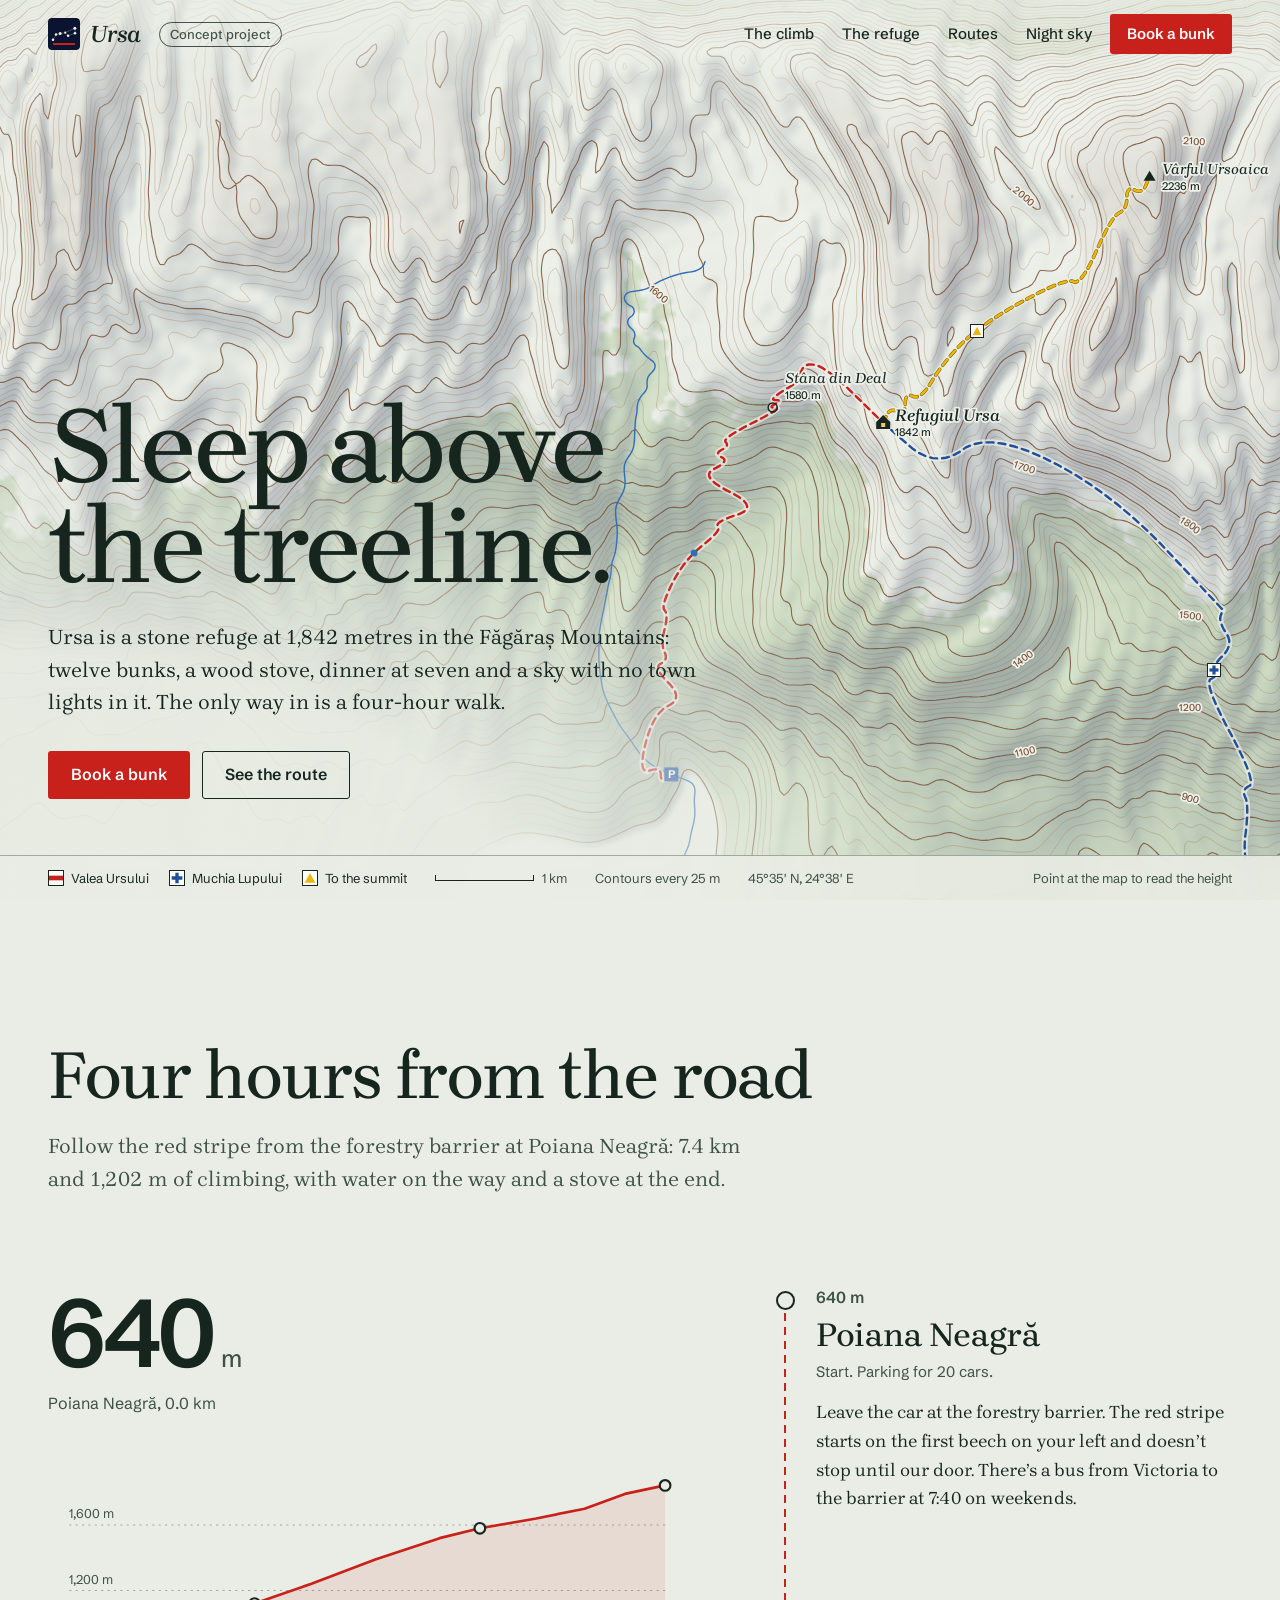
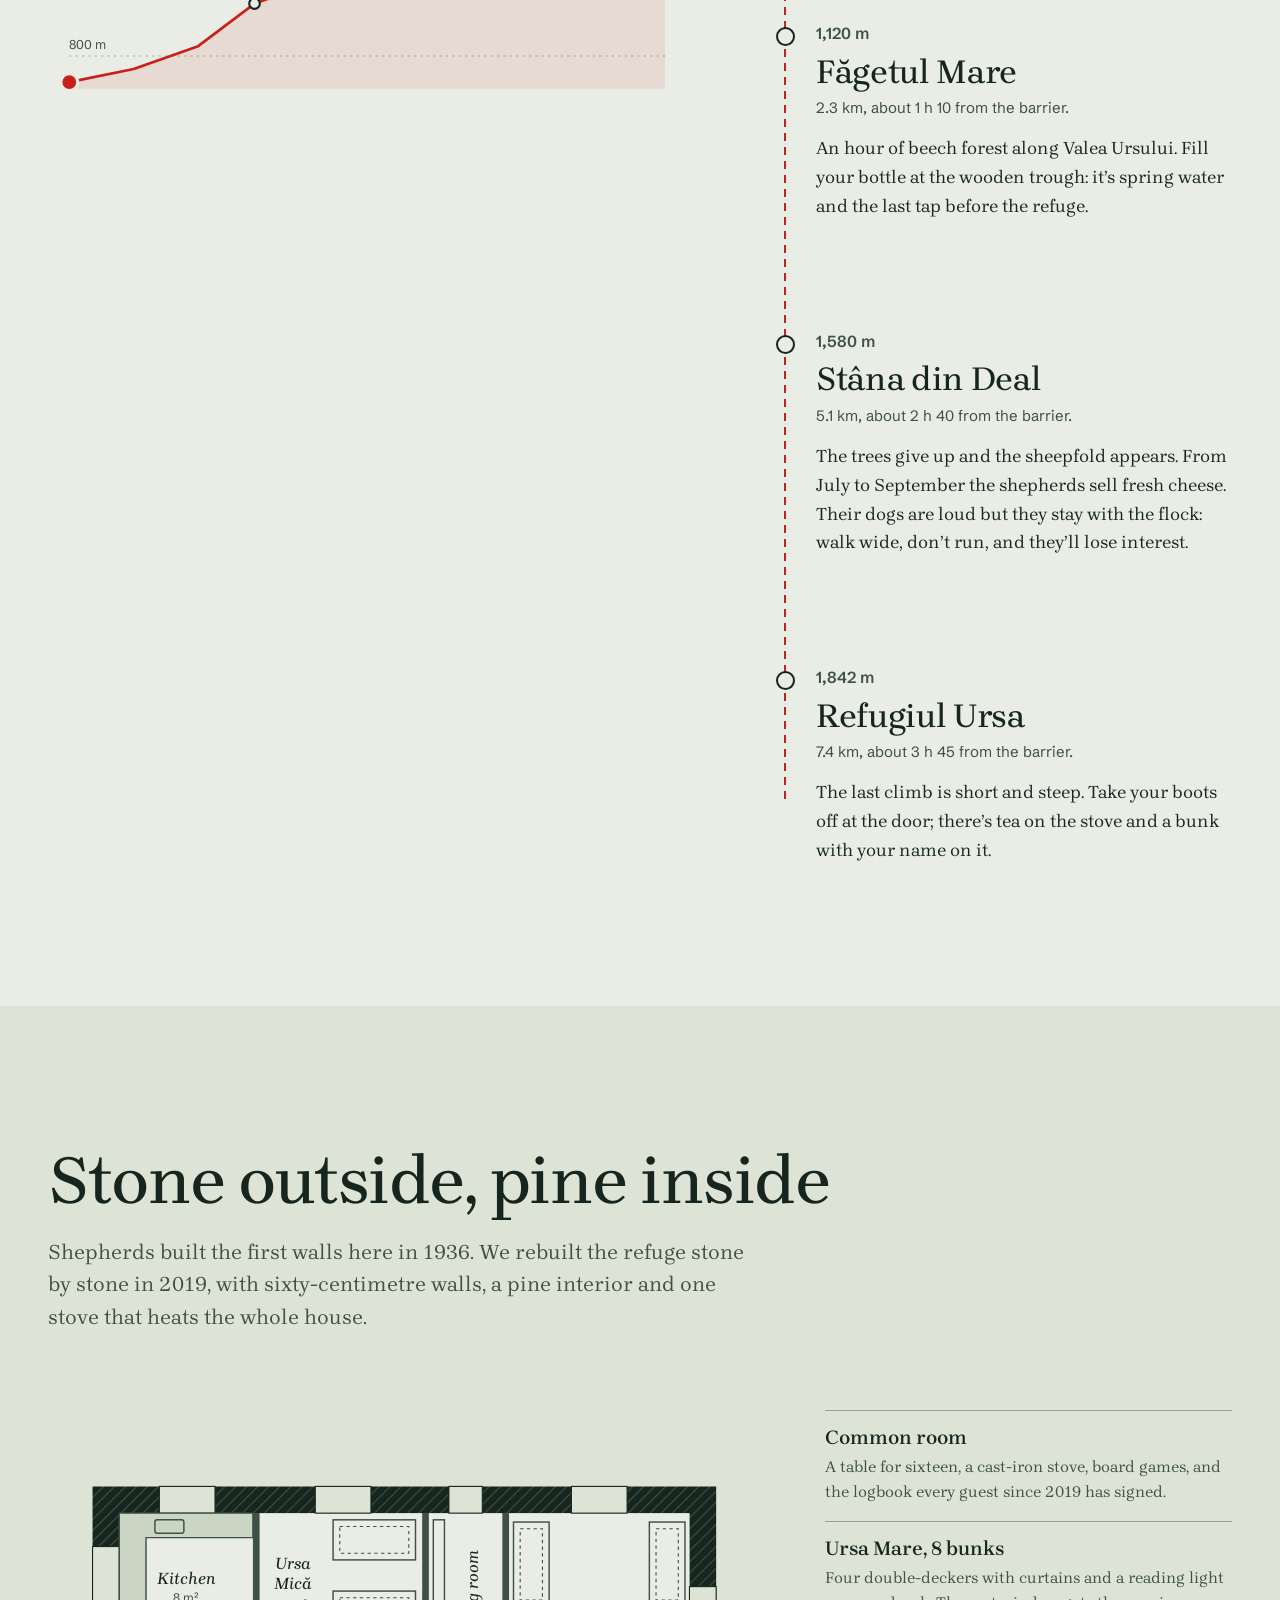
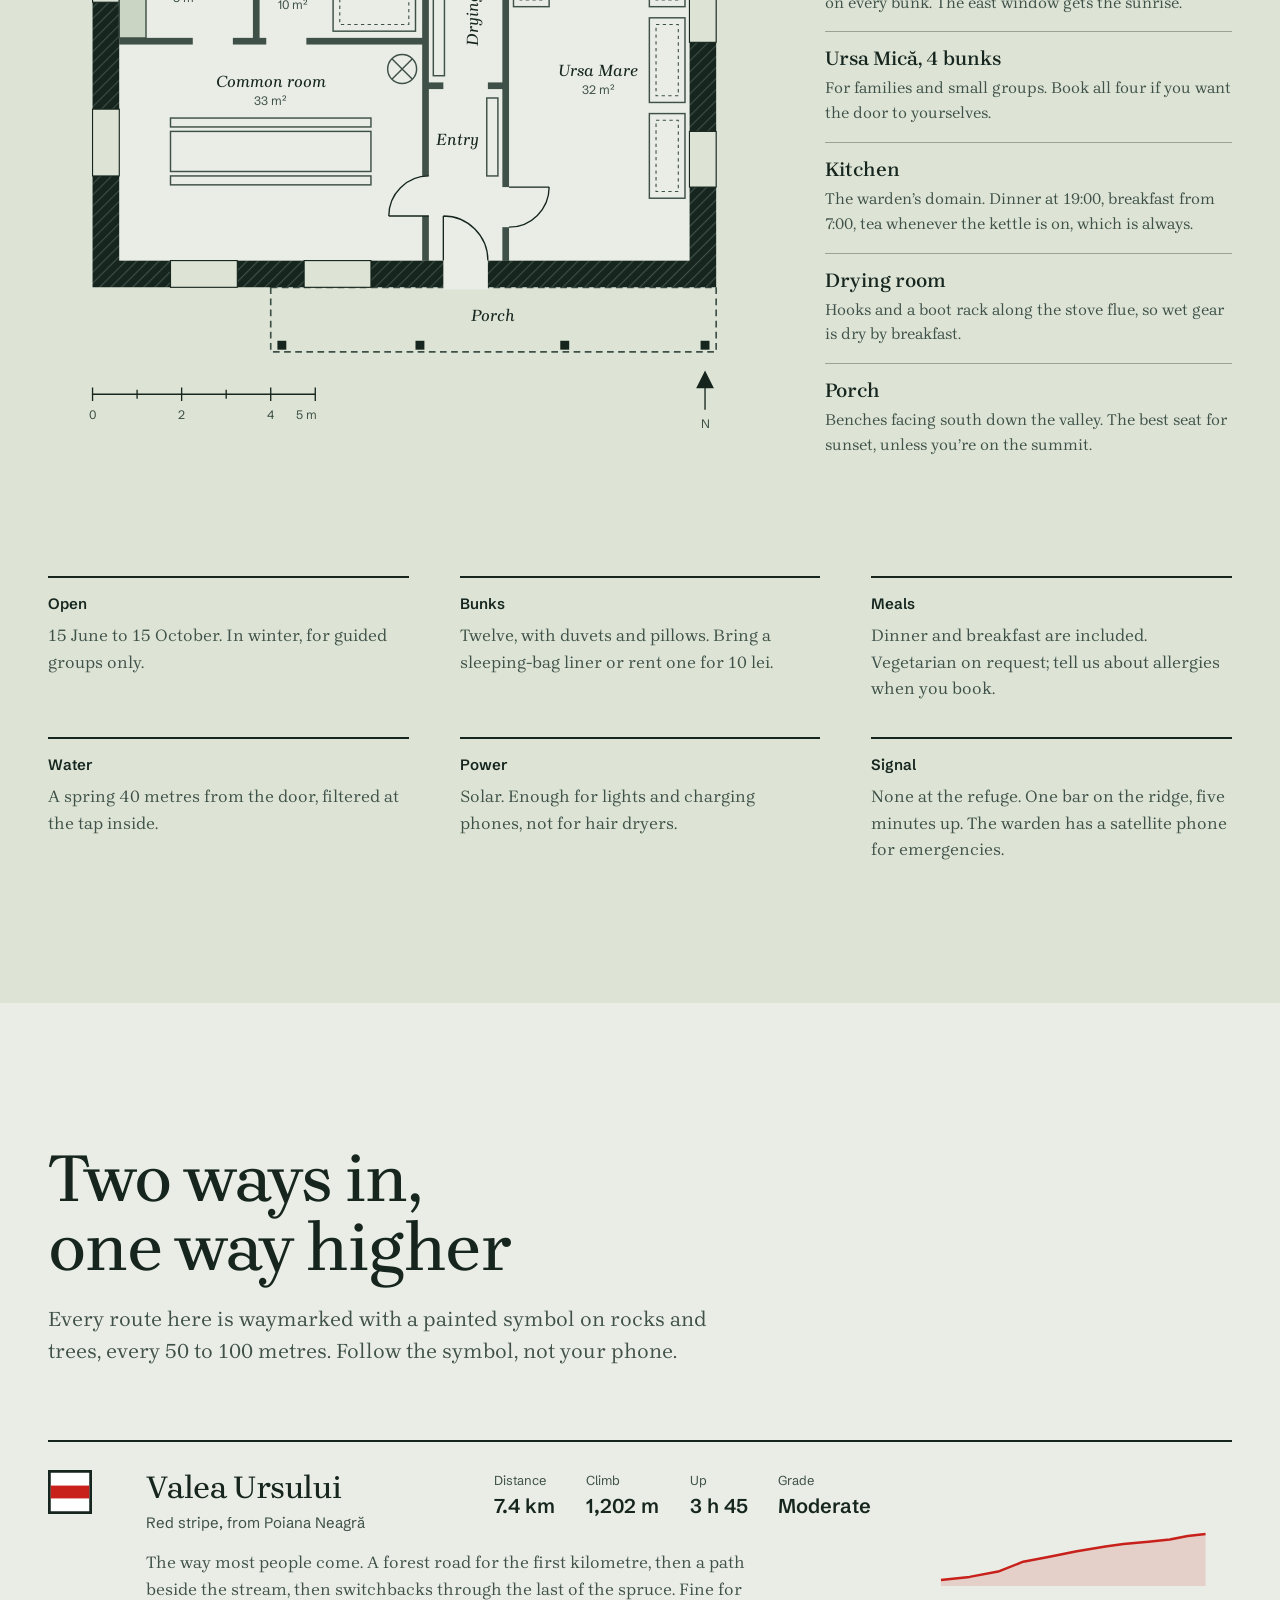
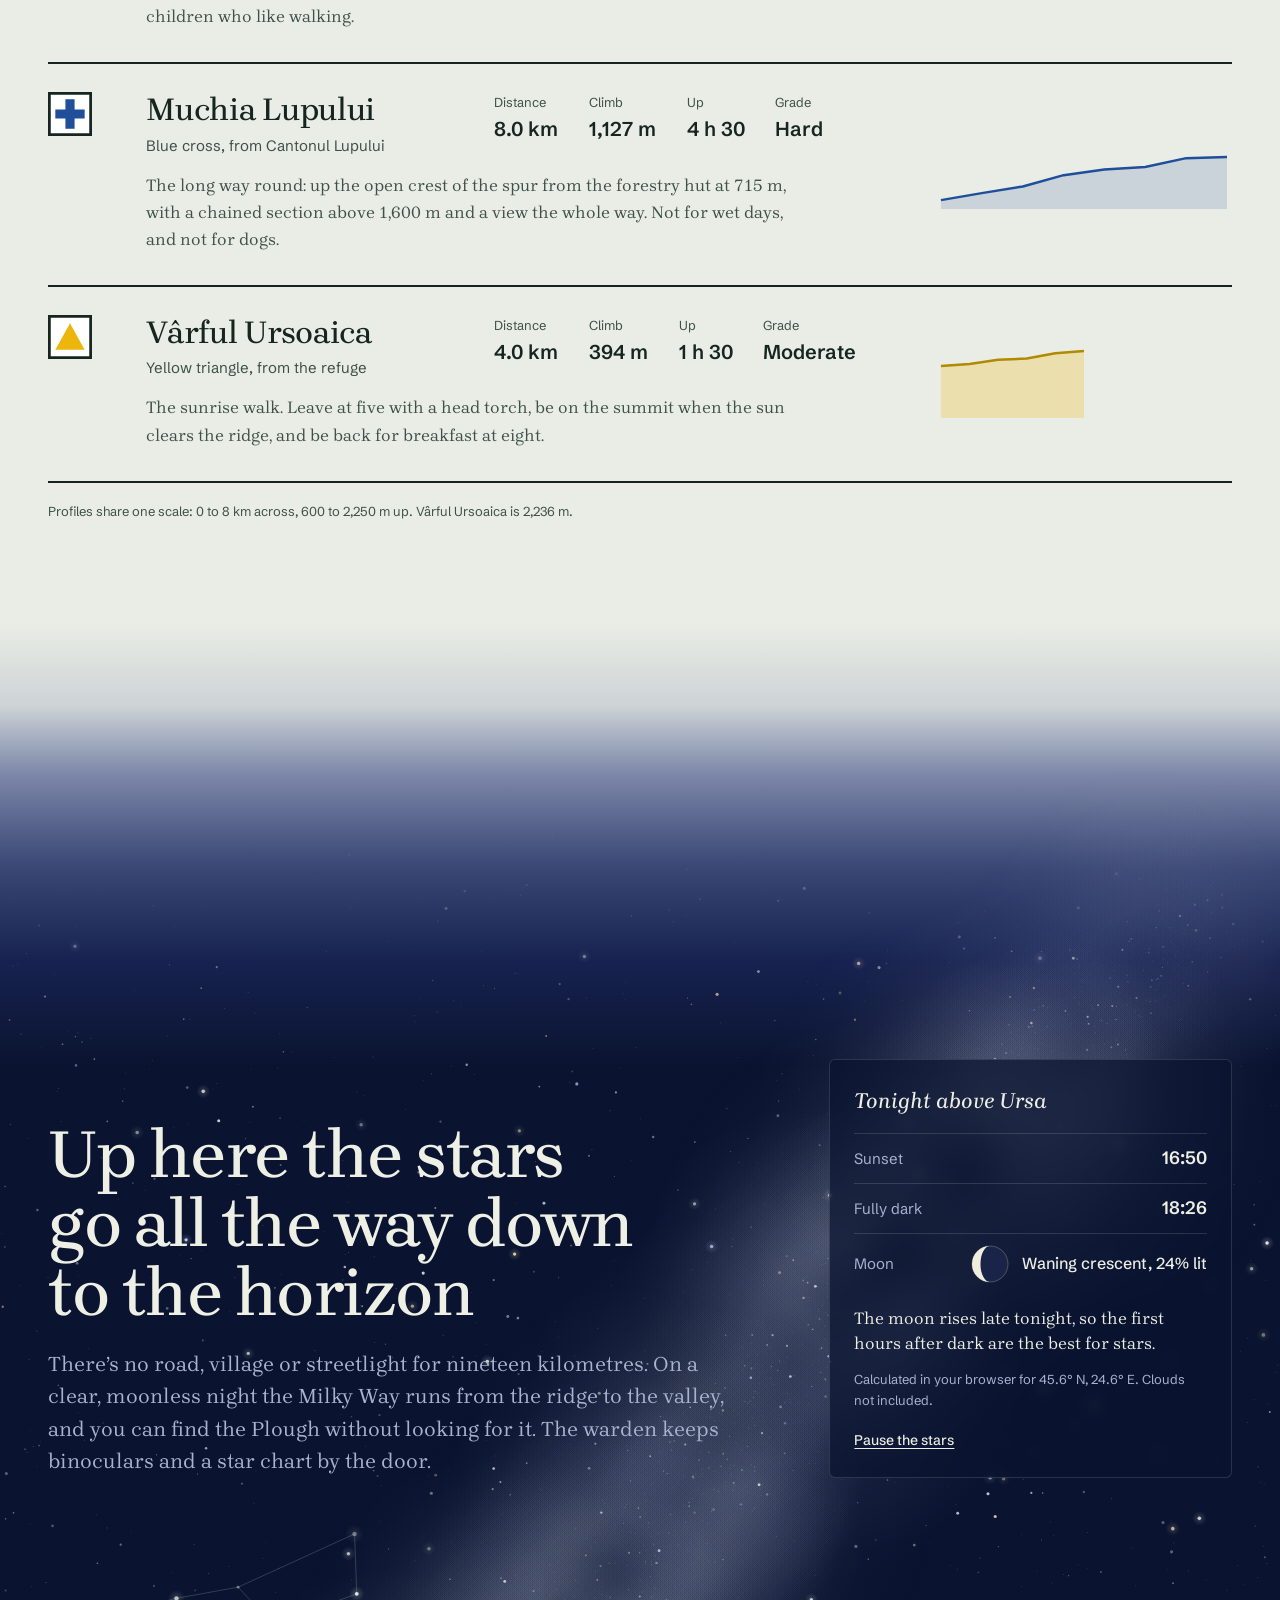
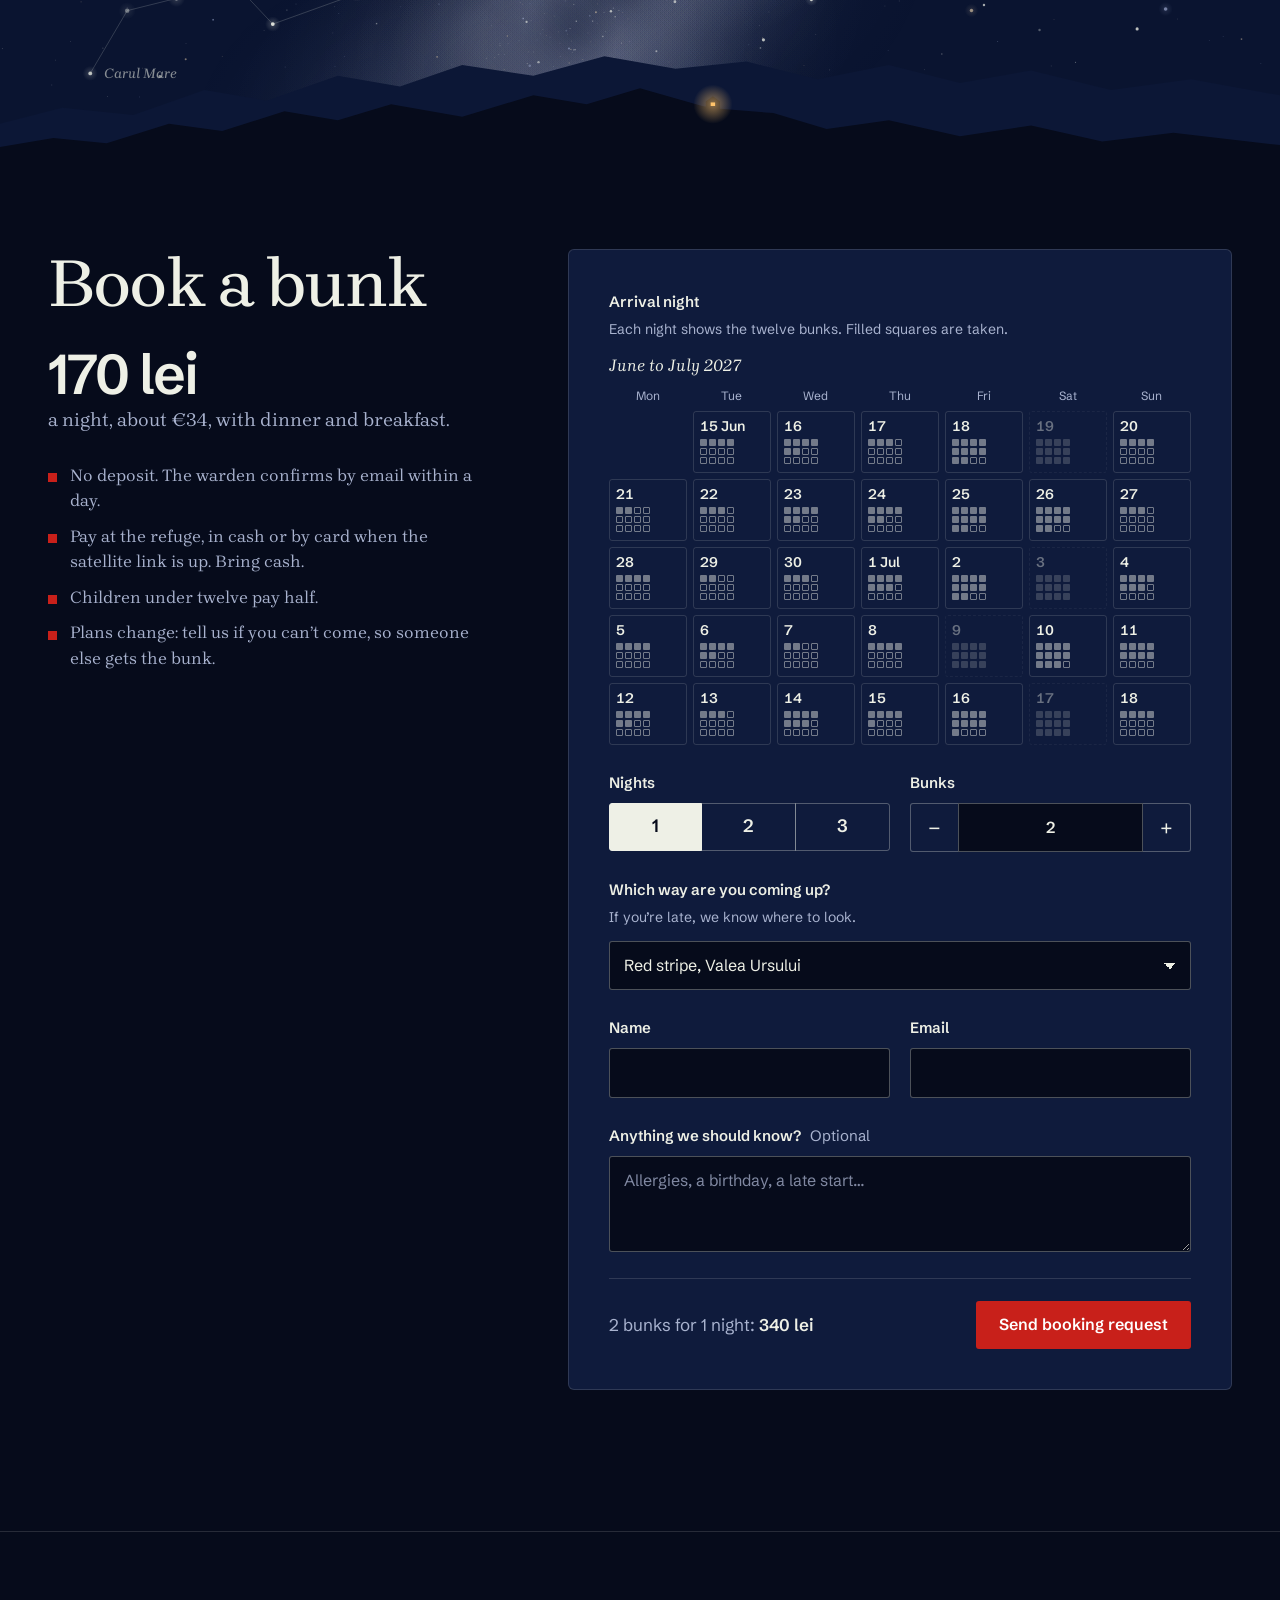
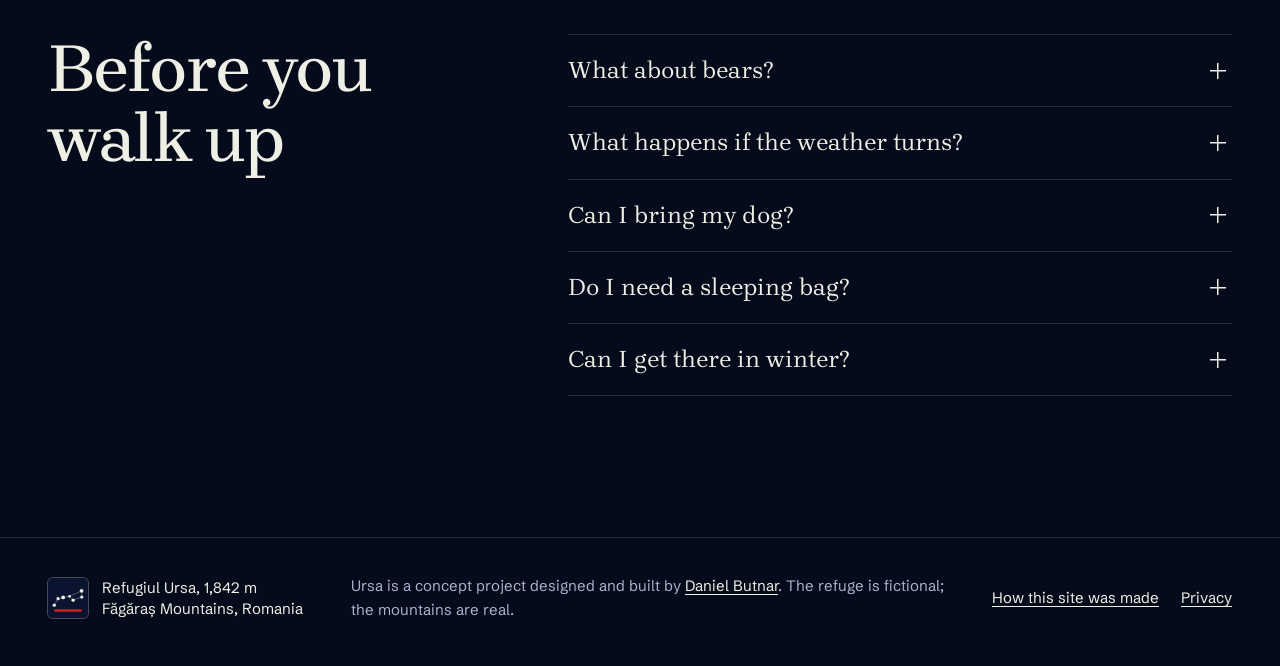
<file: index.html>
<!doctype html>
<html lang="en-GB">
<head>
<meta charset="utf-8">
<meta name="viewport" content="width=device-width, initial-scale=1">
<meta http-equiv="Content-Security-Policy" content="default-src 'self'; script-src 'self' 'sha256-qOhFsq0QMV2REqNwk5hGH5bZE9SkX6gt6yeyKdYPv+U='; style-src 'self' 'unsafe-inline'; img-src 'self' data:; font-src 'self'; connect-src 'self'; form-action 'self'; base-uri 'self'; object-src 'none'">
<meta name="referrer" content="strict-origin-when-cross-origin">
<title>Ursa: a stone refuge at 1,842 m in the Făgăraș Mountains</title>
<meta name="description" content="Twelve bunks, a wood stove and a sky with no town lights in it. A four-hour walk from the road, open 15 June to 15 October.">
<meta name="robots" content="noindex">
<meta name="theme-color" content="#E9EDE5" media="(prefers-color-scheme: light)">
<meta name="theme-color" content="#101A16" media="(prefers-color-scheme: dark)">
<link rel="canonical" href="https://danielbutnar.github.io/ursa-refuge/">
<meta property="og:type" content="website">
<meta property="og:site_name" content="Ursa">
<meta property="og:locale" content="en_GB">
<meta property="og:title" content="Ursa: a stone refuge at 1,842 m in the Făgăraș Mountains">
<meta property="og:description" content="Twelve bunks, a wood stove and a sky with no town lights in it. A four-hour walk from the road.">
<meta property="og:url" content="https://danielbutnar.github.io/ursa-refuge/">
<meta property="og:image" content="https://danielbutnar.github.io/ursa-refuge/assets/logo/og-image.png">
<meta property="og:image:width" content="1200">
<meta property="og:image:height" content="630">
<meta property="og:image:alt" content="A generated topographic map of a Carpathian valley with a red waymarked trail climbing to the Ursa refuge.">
<meta name="twitter:card" content="summary_large_image">
<script type="application/ld+json">
{
  "@context": "https://schema.org",
  "@type": "WebSite",
  "@id": "https://danielbutnar.github.io/ursa-refuge/#website",
  "url": "https://danielbutnar.github.io/ursa-refuge/",
  "name": "Ursa",
  "description": "Concept website for a fictional mountain refuge in the Făgăraș Mountains, Romania.",
  "inLanguage": "en-GB",
  "creator": {
    "@type": "Person",
    "name": "Daniel Butnar",
    "sameAs": ["https://github.com/danielbutnar"]
  }
}
</script>
<link rel="icon" href="assets/logo/icon.svg" type="image/svg+xml">
<link rel="apple-touch-icon" href="assets/logo/apple-touch-icon.png">
<link rel="manifest" href="site.webmanifest">
<link rel="preload" href="assets/fonts/brygada-latin.woff2" as="font" type="font/woff2" crossorigin>
<link rel="stylesheet" href="assets/css/fonts.css">
<link rel="stylesheet" href="assets/css/style.css">
<script>document.documentElement.classList.add("js")</script>
<script src="assets/js/main.js" defer></script>
<script src="assets/js/terrain.js" defer></script>
<script src="assets/js/sky.js" defer></script>
</head>
<body>
<a class="skip" href="#main">Skip to content</a>

<svg class="sprite" aria-hidden="true" focusable="false">
  <symbol id="m-stripe" viewBox="0 0 24 24"><rect x=".75" y=".75" width="22.5" height="22.5" fill="#fff" stroke="#16261F" stroke-width="1.5"/><rect x="1.5" y="8.5" width="21" height="7" fill="#C8201A"/></symbol>
  <symbol id="m-cross" viewBox="0 0 24 24"><rect x=".75" y=".75" width="22.5" height="22.5" fill="#fff" stroke="#16261F" stroke-width="1.5"/><path d="M9.5 4h5v5.5H20v5h-5.5V20h-5v-5.5H4v-5h5.5z" fill="#1F4E9A"/></symbol>
  <symbol id="m-triangle" viewBox="0 0 24 24"><rect x=".75" y=".75" width="22.5" height="22.5" fill="#fff" stroke="#16261F" stroke-width="1.5"/><path d="M12 4.5 20 19H4z" fill="#EDB60C"/></symbol>
  <symbol id="ursa-mark" viewBox="0 0 64 64"><rect width="64" height="64" rx="6" fill="#0A1430"/><path d="M10 43.5 16.1 33.1 24.2 31.1 34.4 29.3 40.2 35.4 54 30.4 53.7 20.5 34.4 29.3" fill="none" stroke="#EEF0E6" stroke-opacity=".4" stroke-width="1.2"/><g fill="#EEF0E6"><circle cx="10" cy="43.5" r="2.6"/><circle cx="16.1" cy="33.1" r="2.6"/><circle cx="24.2" cy="31.1" r="3"/><circle cx="34.4" cy="29.3" r="2.2"/><circle cx="40.2" cy="35.4" r="2.6"/><circle cx="54" cy="30.4" r="2.6"/><circle cx="53.7" cy="20.5" r="3"/></g><rect x="10" y="50" width="44" height="4" fill="#C8201A"/></symbol>
</svg>

<header class="site-header">
  <div class="wrap header__inner">
    <a class="brand" href="./" aria-label="Ursa, home">
      <svg class="brand__mark" width="32" height="32" aria-hidden="true"><use href="#ursa-mark"/></svg>
      <span class="brand__name">Ursa</span>
    </a>
    <a class="concept-tag" href="colophon.html">Concept project</a>
    <nav class="nav" aria-label="Main">
      <ul>
        <li><a href="#climb">The climb</a></li>
        <li><a href="#refuge">The refuge</a></li>
        <li><a href="#routes">Routes</a></li>
        <li><a href="#sky">Night sky</a></li>
      </ul>
    </nav>
    <a class="btn btn--red header__cta" href="#book">Book a bunk</a>
    <button class="burger" type="button" aria-expanded="false" aria-controls="mobile-menu" aria-label="Open menu"><span></span><span></span></button>
  </div>
</header>

<div class="mobile-menu" id="mobile-menu">
  <nav aria-label="Mobile">
    <ul>
      <li><a href="#climb">The climb</a></li>
      <li><a href="#refuge">The refuge</a></li>
      <li><a href="#routes">Routes</a></li>
      <li><a href="#sky">Night sky</a></li>
      <li><a href="#book">Book a bunk</a></li>
    </ul>
  </nav>
  <p class="mobile-menu__note"><a href="colophon.html">Ursa is a concept project. Read how it was made.</a></p>
</div>

<main id="main">

  <!-- ============ Hero: the map ============ -->
  <section class="hero" aria-labelledby="hero-title">
    <canvas class="hero__map" data-terrain aria-hidden="true"></canvas>
    <div class="map-readout" data-readout aria-hidden="true" hidden><span></span><span></span></div>
    <div class="wrap hero__inner">
      <div class="hero__copy">
        <h1 class="hero__title" id="hero-title">Sleep above the treeline.</h1>
        <p class="hero__lead">Ursa is a stone refuge at 1,842&nbsp;metres in the Făgăraș Mountains: twelve bunks, a wood stove, dinner at seven and a sky with no town lights in it. The only way in is a four-hour walk.</p>
        <div class="hero__actions">
          <a class="btn btn--red" href="#book">Book a bunk</a>
          <a class="btn btn--line" href="#climb">See the route</a>
        </div>
      </div>
    </div>
    <div class="hero__collar">
      <div class="wrap collar__inner">
        <ul class="collar__routes" aria-label="Waymarked routes on the map">
          <li><svg width="16" height="16" aria-hidden="true"><use href="#m-stripe"/></svg>Valea Ursului</li>
          <li><svg width="16" height="16" aria-hidden="true"><use href="#m-cross"/></svg>Muchia Lupului</li>
          <li><svg width="16" height="16" aria-hidden="true"><use href="#m-triangle"/></svg>To the summit</li>
        </ul>
        <p class="collar__scale"><span class="scalebar" data-scale aria-hidden="true"></span>1 km</p>
        <p>Contours every <span data-interval>25 m</span></p>
        <p class="collar__coords">45°35′ N, 24°38′ E</p>
        <p class="collar__hint">Point at the map to read the height</p>
      </div>
    </div>
  </section>

  <!-- ============ The climb ============ -->
  <section class="climb" id="climb" aria-labelledby="climb-title">
    <div class="wrap climb__grid">
      <div class="climb__intro">
        <h2 class="h2" id="climb-title">Four hours from the road</h2>
        <p class="lede">Follow the red stripe from the forestry barrier at Poiana Neagră: 7.4&nbsp;km and 1,202&nbsp;m of climbing, with water on the way and a stove at the end.</p>
      </div>

      <figure class="profile" data-profile>
        <p class="profile__now" aria-hidden="true"><span class="profile__h" data-profile-h>640</span><span class="profile__unit">m</span></p>
        <p class="profile__where" aria-hidden="true" data-profile-where>Poiana Neagră, 0.0 km</p>
        <svg class="profile__svg" viewBox="0 0 600 260" role="img" aria-labelledby="profile-cap">
          <g class="profile__grid">
            <line x1="20" x2="580" y1="199.2" y2="199.2"/><text x="20" y="193">800 m</text>
            <line x1="20" x2="580" y1="137.7" y2="137.7"/><text x="20" y="131.5">1,200 m</text>
            <line x1="20" x2="580" y1="76.2" y2="76.2"/><text x="20" y="70">1,600 m</text>
          </g>
          <polygon class="profile__area" points="20,230 20,223.8 80.5,211.5 141.1,190 194.1,150 247,131.5 307.6,108.5 368.1,88.5 405.9,79.2 458.9,70 504.3,60.8 542.2,46.9 580,38.9 580,230"/>
          <polyline class="profile__line" data-profile-line points="20,223.8 80.5,211.5 141.1,190 194.1,150 247,131.5 307.6,108.5 368.1,88.5 405.9,79.2 458.9,70 504.3,60.8 542.2,46.9 580,38.9"/>
          <g class="profile__stops">
            <circle cx="20" cy="223.8" r="5"/><circle cx="194.1" cy="150" r="5"/><circle cx="405.9" cy="79.2" r="5"/><circle cx="580" cy="38.9" r="5"/>
          </g>
          <circle class="profile__walker" data-profile-walker cx="20" cy="223.8" r="8"/>
        </svg>
        <figcaption id="profile-cap">Elevation profile of the red-stripe route: 640&nbsp;m at the barrier, 1,120&nbsp;m at the forest trough after 2.3&nbsp;km, 1,580&nbsp;m at the sheepfold after 5.1&nbsp;km, 1,842&nbsp;m at the refuge after 7.4&nbsp;km.</figcaption>
      </figure>

      <ol class="waypoints">
        <li class="waypoint" data-km="0" data-name="Poiana Neagră">
          <p class="waypoint__h"><span class="num">640</span>&nbsp;m</p>
          <div class="waypoint__body">
            <h3 class="waypoint__name">Poiana Neagră</h3>
            <p class="waypoint__meta">Start. Parking for 20 cars.</p>
            <p>Leave the car at the forestry barrier. The red stripe starts on the first beech on your left and doesn’t stop until our door. There’s a bus from Victoria to the barrier at 7:40 on weekends.</p>
          </div>
        </li>
        <li class="waypoint" data-km="2.3" data-name="Făgetul Mare">
          <p class="waypoint__h"><span class="num">1,120</span>&nbsp;m</p>
          <div class="waypoint__body">
            <h3 class="waypoint__name">Făgetul Mare</h3>
            <p class="waypoint__meta">2.3 km, about 1 h 10 from the barrier.</p>
            <p>An hour of beech forest along Valea Ursului. Fill your bottle at the wooden trough: it’s spring water and the last tap before the refuge.</p>
          </div>
        </li>
        <li class="waypoint" data-km="5.1" data-name="Stâna din Deal">
          <p class="waypoint__h"><span class="num">1,580</span>&nbsp;m</p>
          <div class="waypoint__body">
            <h3 class="waypoint__name">Stâna din Deal</h3>
            <p class="waypoint__meta">5.1 km, about 2 h 40 from the barrier.</p>
            <p>The trees give up and the sheepfold appears. From July to September the shepherds sell fresh cheese. Their dogs are loud but they stay with the flock: walk wide, don’t run, and they’ll lose interest.</p>
          </div>
        </li>
        <li class="waypoint" data-km="7.4" data-name="Refugiul Ursa">
          <p class="waypoint__h"><span class="num">1,842</span>&nbsp;m</p>
          <div class="waypoint__body">
            <h3 class="waypoint__name">Refugiul Ursa</h3>
            <p class="waypoint__meta">7.4 km, about 3 h 45 from the barrier.</p>
            <p>The last climb is short and steep. Take your boots off at the door; there’s tea on the stove and a bunk with your name on it.</p>
          </div>
        </li>
      </ol>
    </div>
  </section>

  <!-- ============ The refuge ============ -->
  <section class="refuge" id="refuge" aria-labelledby="refuge-title">
    <div class="wrap">
      <div class="refuge__intro">
        <h2 class="h2" id="refuge-title">Stone outside, pine inside</h2>
        <p class="lede">Shepherds built the first walls here in 1936. We rebuilt the refuge stone by stone in 2019, with sixty-centimetre walls, a pine interior and one stove that heats the whole house.</p>
      </div>

      <div class="refuge__grid">
        <figure class="plan" data-plan>
          <svg viewBox="0 0 640 520" role="img" aria-labelledby="plan-cap">
            <defs>
              <pattern id="stone" width="7" height="7" patternUnits="userSpaceOnUse" patternTransform="rotate(45)">
                <rect width="7" height="7" class="plan__stone-bg"/>
                <line x1="0" y1="0" x2="0" y2="7" class="plan__stone-line"/>
              </pattern>
            </defs>
            <!-- porch -->
            <g class="plan__porch">
              <rect x="200" y="390" width="400" height="58"/>
              <rect x="206" y="438" width="8" height="8" class="plan__post"/><rect x="330" y="438" width="8" height="8" class="plan__post"/><rect x="460" y="438" width="8" height="8" class="plan__post"/><rect x="586" y="438" width="8" height="8" class="plan__post"/>
            </g>
            <rect class="plan__room" data-room="porch" x="214" y="392" width="372" height="44"/>
            <!-- walls -->
            <rect x="64" y="54" width="512" height="312" class="plan__timber"/>
            <path d="M40 30h560v360H40z M64 54v312h512V54z" fill="url(#stone)" fill-rule="evenodd" class="plan__walls"/>
            <!-- rooms -->
            <rect class="plan__room" data-room="kitchen" x="64" y="54" width="120" height="112"/>
            <rect class="plan__room" data-room="small" x="190" y="54" width="146" height="112"/>
            <rect class="plan__room" data-room="common" x="64" y="172" width="272" height="194"/>
            <rect class="plan__room" data-room="drying" x="342" y="54" width="66" height="152"/>
            <rect class="plan__room" data-room="entry" x="342" y="212" width="66" height="154"/>
            <rect class="plan__room" data-room="large" x="414" y="54" width="162" height="312"/>
            <!-- doors: openings -->
            <g class="plan__open">
              <rect x="355" y="364" width="40" height="28"/>
              <rect x="334" y="290" width="10" height="36"/>
              <rect x="355" y="204" width="40" height="10"/>
              <rect x="406" y="300" width="10" height="36"/>
              <rect x="130" y="164" width="36" height="10"/>
              <rect x="196" y="164" width="36" height="10"/>
            </g>
            <g class="plan__door">
              <path d="M355 366V326M395 366A40 40 0 0 0 355 326"/>
              <path d="M342 326H306M342 290A36 36 0 0 0 306 326"/>
              <path d="M414 300H450M414 336A36 36 0 0 0 450 300"/>
            </g>
            <!-- windows -->
            <g class="plan__window">
              <rect x="110" y="366" width="60" height="24"/><rect x="230" y="366" width="60" height="24"/>
              <rect x="40" y="230" width="24" height="60"/><rect x="40" y="84" width="24" height="50"/>
              <rect x="100" y="30" width="50" height="24"/><rect x="240" y="30" width="50" height="24"/>
              <rect x="470" y="30" width="50" height="24"/><rect x="360" y="30" width="30" height="24"/>
              <rect x="576" y="120" width="24" height="50"/><rect x="576" y="250" width="24" height="50"/>
            </g>
            <!-- furniture -->
            <g class="plan__furniture">
              <path d="M64 54h120v22H88v90H64z"/>
              <rect x="96" y="60" width="26" height="12" rx="2"/>
              <rect x="110" y="250" width="180" height="36"/>
              <rect x="110" y="238" width="180" height="8"/><rect x="110" y="290" width="180" height="8"/>
              <circle cx="318" cy="194" r="13"/><path d="M309 185l18 18M327 185l-18 18"/>
              <rect x="256" y="60" width="74" height="36"/><rect x="256" y="124" width="74" height="36"/>
              <rect x="540" y="62" width="32" height="76"/><rect x="540" y="148" width="32" height="76"/><rect x="540" y="234" width="32" height="76"/><rect x="418" y="62" width="32" height="76"/>
              <rect x="346" y="60" width="10" height="140"/>
              <rect x="394" y="220" width="10" height="70"/>
            </g>
            <g class="plan__bunk-upper">
              <rect x="262" y="66" width="62" height="24"/><rect x="262" y="130" width="62" height="24"/>
              <rect x="546" y="68" width="20" height="64"/><rect x="546" y="154" width="20" height="64"/><rect x="546" y="240" width="20" height="64"/><rect x="424" y="68" width="20" height="64"/>
            </g>
            <!-- labels -->
            <g class="plan__label">
              <text x="124" y="118">Kitchen</text>
              <text x="220" y="104">Ursa</text><text x="220" y="122">Mică</text>
              <text x="200" y="210">Common room</text>
              <text x="368" y="262">Entry</text>
              <text x="494" y="200">Ursa Mare</text>
              <text x="400" y="420">Porch</text>
              <text x="0" y="0" transform="translate(386 130) rotate(-90)">Drying room</text>
            </g>
            <g class="plan__area">
              <text x="124" y="134">8 m²</text>
              <text x="220" y="140">10 m²</text>
              <text x="200" y="226">33 m²</text>
              <text x="494" y="216">32 m²</text>
            </g>
            <!-- scale + north -->
            <g class="plan__scale">
              <path d="M40 486h200M40 480v12M80 482v8M120 480v12M160 482v8M200 480v12M240 480v12"/>
              <text x="40" y="508">0</text><text x="120" y="508">2</text><text x="200" y="508">4</text><text x="232" y="508">5 m</text>
              <path d="M590 500V466M590 466l-7 14h14z" class="plan__north"/><text x="590" y="516">N</text>
            </g>
          </svg>
          <figcaption id="plan-cap">Floor plan, ground floor. Common room with a table for sixteen and the stove; kitchen; two bunk rooms, Ursa Mare with eight bunks and Ursa Mică with four; a drying room; the entry; a covered porch facing south.</figcaption>
        </figure>

        <ul class="rooms" data-rooms>
          <li data-room="common"><h3>Common room</h3><p>A table for sixteen, a cast-iron stove, board games, and the logbook every guest since 2019 has signed.</p></li>
          <li data-room="large"><h3>Ursa Mare, 8 bunks</h3><p>Four double-deckers with curtains and a reading light on every bunk. The east window gets the sunrise.</p></li>
          <li data-room="small"><h3>Ursa Mică, 4 bunks</h3><p>For families and small groups. Book all four if you want the door to yourselves.</p></li>
          <li data-room="kitchen"><h3>Kitchen</h3><p>The warden’s domain. Dinner at 19:00, breakfast from 7:00, tea whenever the kettle is on, which is always.</p></li>
          <li data-room="drying"><h3>Drying room</h3><p>Hooks and a boot rack along the stove flue, so wet gear is dry by breakfast.</p></li>
          <li data-room="porch"><h3>Porch</h3><p>Benches facing south down the valley. The best seat for sunset, unless you’re on the summit.</p></li>
        </ul>
      </div>

      <dl class="facts">
        <div><dt>Open</dt><dd>15 June to 15 October. In winter, for guided groups only.</dd></div>
        <div><dt>Bunks</dt><dd>Twelve, with duvets and pillows. Bring a sleeping-bag liner or rent one for 10 lei.</dd></div>
        <div><dt>Meals</dt><dd>Dinner and breakfast are included. Vegetarian on request; tell us about allergies when you book.</dd></div>
        <div><dt>Water</dt><dd>A spring 40 metres from the door, filtered at the tap inside.</dd></div>
        <div><dt>Power</dt><dd>Solar. Enough for lights and charging phones, not for hair dryers.</dd></div>
        <div><dt>Signal</dt><dd>None at the refuge. One bar on the ridge, five minutes up. The warden has a satellite phone for emergencies.</dd></div>
      </dl>
    </div>
  </section>

  <!-- ============ Routes ============ -->
  <section class="routes" id="routes" aria-labelledby="routes-title">
    <div class="wrap">
      <div class="routes__intro">
        <h2 class="h2" id="routes-title">Two ways in, one way higher</h2>
        <p class="lede">Every route here is waymarked with a painted symbol on rocks and trees, every 50 to 100 metres. Follow the symbol, not your phone.</p>
      </div>
      <ul class="route-list">
        <li class="route route--red">
          <svg class="route__marker" width="44" height="44" aria-hidden="true"><use href="#m-stripe"/></svg>
          <div class="route__name">
            <h3>Valea Ursului</h3>
            <p>Red stripe, from Poiana Neagră</p>
          </div>
          <dl class="route__stats">
            <div><dt>Distance</dt><dd>7.4 km</dd></div>
            <div><dt>Climb</dt><dd>1,202 m</dd></div>
            <div><dt>Up</dt><dd>3 h 45</dd></div>
            <div><dt>Grade</dt><dd>Moderate</dd></div>
          </dl>
          <svg class="route__profile" viewBox="0 0 240 64" aria-hidden="true" preserveAspectRatio="none"><polygon points="4,64 4,58.6 27.2,55.9 50.4,51.2 70.7,42.4 91,38.3 114.2,33.2 137.4,28.8 151.9,26.7 172.2,24.7 189.6,22.7 204.1,19.6 218.6,17.8 218.6,64"/><polyline points="4,58.6 27.2,55.9 50.4,51.2 70.7,42.4 91,38.3 114.2,33.2 137.4,28.8 151.9,26.7 172.2,24.7 189.6,22.7 204.1,19.6 218.6,17.8"/></svg>
          <p class="route__text">The way most people come. A forest road for the first kilometre, then a path beside the stream, then switchbacks through the last of the spruce. Fine for children who like walking.</p>
        </li>
        <li class="route route--blue">
          <svg class="route__marker" width="44" height="44" aria-hidden="true"><use href="#m-cross"/></svg>
          <div class="route__name">
            <h3>Muchia Lupului</h3>
            <p>Blue cross, from Cantonul Lupului</p>
          </div>
          <dl class="route__stats">
            <div><dt>Distance</dt><dd>8.0 km</dd></div>
            <div><dt>Climb</dt><dd>1,127 m</dd></div>
            <div><dt>Up</dt><dd>4 h 30</dd></div>
            <div><dt>Grade</dt><dd>Hard</dd></div>
          </dl>
          <svg class="route__profile" viewBox="0 0 240 64" aria-hidden="true" preserveAspectRatio="none"><polygon points="4,64 4,56.1 37.1,49.9 70.4,44 103.5,33.9 136.5,28.8 169.6,26.6 202.9,18.8 236,17.8 236,64"/><polyline points="4,56.1 37.1,49.9 70.4,44 103.5,33.9 136.5,28.8 169.6,26.6 202.9,18.8 236,17.8"/></svg>
          <p class="route__text">The long way round: up the open crest of the spur from the forestry hut at 715&nbsp;m, with a chained section above 1,600&nbsp;m and a view the whole way. Not for wet days, and not for dogs.</p>
        </li>
        <li class="route route--yellow">
          <svg class="route__marker" width="44" height="44" aria-hidden="true"><use href="#m-triangle"/></svg>
          <div class="route__name">
            <h3>Vârful Ursoaica</h3>
            <p>Yellow triangle, from the refuge</p>
          </div>
          <dl class="route__stats">
            <div><dt>Distance</dt><dd>4.0 km</dd></div>
            <div><dt>Climb</dt><dd>394 m</dd></div>
            <div><dt>Up</dt><dd>1 h 30</dd></div>
            <div><dt>Grade</dt><dd>Moderate</dd></div>
          </dl>
          <svg class="route__profile" viewBox="0 0 240 64" aria-hidden="true" preserveAspectRatio="none"><polygon points="4,64 4,17.8 27.2,15.9 50.4,12.3 73.6,11.2 96.8,6.4 120,4.5 120,64"/><polyline points="4,17.8 27.2,15.9 50.4,12.3 73.6,11.2 96.8,6.4 120,4.5"/></svg>
          <p class="route__text">The sunrise walk. Leave at five with a head torch, be on the summit when the sun clears the ridge, and be back for breakfast at eight.</p>
        </li>
      </ul>
      <p class="routes__note">Profiles share one scale: 0 to 8&nbsp;km across, 600 to 2,250&nbsp;m up. Vârful Ursoaica is 2,236&nbsp;m.</p>
    </div>
  </section>

  <!-- ============ Night ============ -->
  <section class="sky" id="sky" aria-labelledby="sky-title">
    <canvas class="sky__canvas" data-sky aria-hidden="true"></canvas>
    <div class="wrap sky__inner">
      <div class="sky__copy">
        <h2 class="h2" id="sky-title">Up here the stars go all the way down to the horizon</h2>
        <p class="lede">There’s no road, village or streetlight for nineteen kilometres. On a clear, moonless night the Milky Way runs from the ridge to the valley, and you can find the Plough without looking for it. The warden keeps binoculars and a star chart by the door.</p>
      </div>
      <aside class="tonight" aria-labelledby="tonight-title" data-tonight>
        <h3 id="tonight-title">Tonight above Ursa</h3>
        <dl class="tonight__list">
          <div><dt>Sunset</dt><dd data-t="sunset">about 19:30</dd></div>
          <div><dt>Fully dark</dt><dd data-t="dark">about 21:10</dd></div>
          <div class="tonight__moon"><dt>Moon</dt><dd><svg class="moon" viewBox="-20 -20 40 40" width="40" height="40" aria-hidden="true"><circle r="18" class="moon__dark"/><path class="moon__lit" data-moon d=""/></svg><span data-t="moon">Turn on JavaScript to see tonight’s moon.</span></dd></div>
        </dl>
        <p class="tonight__verdict" data-t="verdict"></p>
        <p class="tonight__small">Calculated in your browser for 45.6° N, 24.6° E. Clouds not included.</p>
        <button class="sky-toggle" type="button" data-motion-toggle aria-pressed="false">Pause the stars</button>
      </aside>
    </div>
    <svg class="sky__ridge" viewBox="0 0 1440 220" preserveAspectRatio="xMidYMax slice" aria-hidden="true">
      <defs>
        <radialGradient id="glow"><stop offset="0" stop-color="#FFC46B" stop-opacity=".55"/><stop offset="1" stop-color="#FFC46B" stop-opacity="0"/></radialGradient>
      </defs>
      <path class="sky__ridge-far" d="M0 150 70 132 150 140 230 112 300 124 380 96 450 108 520 84 600 96 680 74 760 88 840 80 920 100 1000 84 1080 104 1160 90 1250 112 1340 100 1440 118V220H0z"/>
      <path class="sky__ridge-near" d="M0 176 60 166 120 172 190 150 250 158 320 136 380 146 440 128 520 142 600 118 660 128 720 110 790 130 810 133 870 138 930 156 1000 146 1080 164 1160 152 1240 170 1320 160 1440 174V220H0z"/>
      <path class="sky__ridge-near" d="M794 134v-9l8-6 8 6v9z"/>
      <circle cx="802" cy="128" r="22" fill="url(#glow)" class="sky__glow"/>
      <rect x="799.5" y="126" width="5" height="4" fill="#FFC46B"/>
    </svg>
  </section>

  <!-- ============ Booking ============ -->
  <section class="book" id="book" aria-labelledby="book-title">
    <div class="wrap book__grid">
      <div class="book__intro">
        <h2 class="h2" id="book-title">Book a bunk</h2>
        <p class="price"><span class="price__num">170 lei</span> a night, about €34, with dinner and breakfast.</p>
        <ul class="terms">
          <li>No deposit. The warden confirms by email within a day.</li>
          <li>Pay at the refuge, in cash or by card when the satellite link is up. Bring cash.</li>
          <li>Children under twelve pay half.</li>
          <li>Plans change: tell us if you can’t come, so someone else gets the bunk.</li>
        </ul>
      </div>

      <div class="form-wrap">
        <form class="booking" data-booking>
          <fieldset class="arrival">
            <legend>Arrival night</legend>
            <p class="hint" id="cal-hint">Each night shows the twelve bunks. Filled squares are taken.</p>
            <div class="cal" data-calendar aria-describedby="cal-hint"></div>
            <div class="field arrival__fallback" data-arrival-fallback>
              <label for="arrival">Arrival date</label>
              <input type="date" id="arrival" name="Arrival" required>
            </div>
          </fieldset>

          <div class="booking__row">
            <fieldset class="seg">
              <legend>Nights</legend>
              <div class="seg__opts">
                <label><input type="radio" name="Nights" value="1" checked><span>1</span></label>
                <label><input type="radio" name="Nights" value="2"><span>2</span></label>
                <label><input type="radio" name="Nights" value="3"><span>3</span></label>
              </div>
            </fieldset>
            <div class="field field--bunks">
              <label for="bunks">Bunks</label>
              <div class="stepper">
                <button type="button" data-step="-1" aria-label="One bunk fewer">−</button>
                <input type="number" id="bunks" name="Bunks" min="1" max="12" value="2" required inputmode="numeric" aria-describedby="bunks-msg">
                <button type="button" data-step="1" aria-label="One bunk more">+</button>
              </div>
              <p class="field__msg" id="bunks-msg" data-bunks-msg></p>
            </div>
          </div>

          <div class="field">
            <label for="route">Which way are you coming up?</label>
            <p class="hint" id="route-hint">If you’re late, we know where to look.</p>
            <select id="route" name="Route" aria-describedby="route-hint">
              <option>Red stripe, Valea Ursului</option>
              <option>Blue cross, Muchia Lupului</option>
              <option>Along the main ridge</option>
              <option>Not sure yet</option>
            </select>
          </div>

          <div class="booking__row">
            <div class="field">
              <label for="name">Name</label>
              <input type="text" id="name" name="Name" autocomplete="name" required maxlength="80" aria-errormessage="name-err">
              <p class="field__err" id="name-err">Tell us who to expect.</p>
            </div>
            <div class="field">
              <label for="email">Email</label>
              <input type="email" id="email" name="Email" autocomplete="email" required maxlength="120" aria-errormessage="email-err">
              <p class="field__err" id="email-err">We need an address like name@example.com to confirm your bunk.</p>
            </div>
          </div>

          <div class="field">
            <label for="notes">Anything we should know? <span class="optional">Optional</span></label>
            <textarea id="notes" name="Notes" rows="3" maxlength="600" placeholder="Allergies, a birthday, a late start…"></textarea>
          </div>

          <input class="honey" type="text" name="_honey" tabindex="-1" autocomplete="off" aria-hidden="true">

          <div class="booking__foot">
            <output class="total" data-total for="bunks">2 bunks for 1 night: 340 lei</output>
            <button class="btn btn--red" type="submit"><span class="btn__label">Send booking request</span></button>
          </div>
          <p class="form-status" data-status role="status" aria-live="polite"></p>
        </form>

        <div class="success" data-success hidden tabindex="-1">
          <h3>Booking request sent</h3>
          <p data-success-text>The warden will confirm by email within a day.</p>
          <p class="success__concept">Ursa is a concept, so this request went nowhere. On a real site it would reach the warden’s inbox.</p>
          <button class="btn btn--line" type="button" data-reset>Book another night</button>
        </div>
      </div>
    </div>
  </section>

  <!-- ============ FAQ ============ -->
  <section class="faq" id="faq" aria-labelledby="faq-title">
    <div class="wrap faq__grid">
      <h2 class="h2" id="faq-title">Before you walk up</h2>
      <div class="faq__list">
        <details name="faq">
          <summary>What about bears?</summary>
          <p>They live here and we’re the guests. Walk in daylight, talk as you go, and keep food inside your pack or the refuge. The bins are bear-proof, and the warden will tell you if one has been seen on your route that week.</p>
        </details>
        <details name="faq">
          <summary>What happens if the weather turns?</summary>
          <p>Nobody leaves in a storm. If the warden says the ridge isn’t safe, you stay another night and it’s on us.</p>
        </details>
        <details name="faq">
          <summary>Can I bring my dog?</summary>
          <p>Yes, on a lead, on the red-stripe route. Dogs sleep in the entry, not in the bunk rooms, and there’s a blanket for them. Keep them close at the sheepfold.</p>
        </details>
        <details name="faq">
          <summary>Do I need a sleeping bag?</summary>
          <p>No. Every bunk has a duvet and a pillow. Bring a sleeping-bag liner, or rent one for 10 lei.</p>
        </details>
        <details name="faq">
          <summary>Can I get there in winter?</summary>
          <p>Only with a mountain guide and a group booking. The valley route is avalanche terrain from December to April, so email us first and we’ll put you in touch with a guide from Victoria.</p>
        </details>
      </div>
    </div>
  </section>
</main>

<footer class="site-footer">
  <div class="wrap footer__grid">
    <div class="footer__brand">
      <svg width="40" height="40" aria-hidden="true"><use href="#ursa-mark"/></svg>
      <p>Refugiul Ursa, 1,842&nbsp;m<br>Făgăraș Mountains, Romania</p>
    </div>
    <p class="footer__concept">Ursa is a concept project designed and built by <a href="colophon.html">Daniel Butnar</a>. The refuge is fictional; the mountains are real.</p>
    <nav class="footer__nav" aria-label="Footer">
      <ul>
        <li><a href="colophon.html">How this site was made</a></li>
        <li><a href="privacy.html">Privacy</a></li>
      </ul>
    </nav>
  </div>
</footer>
</body>
</html>
</file>
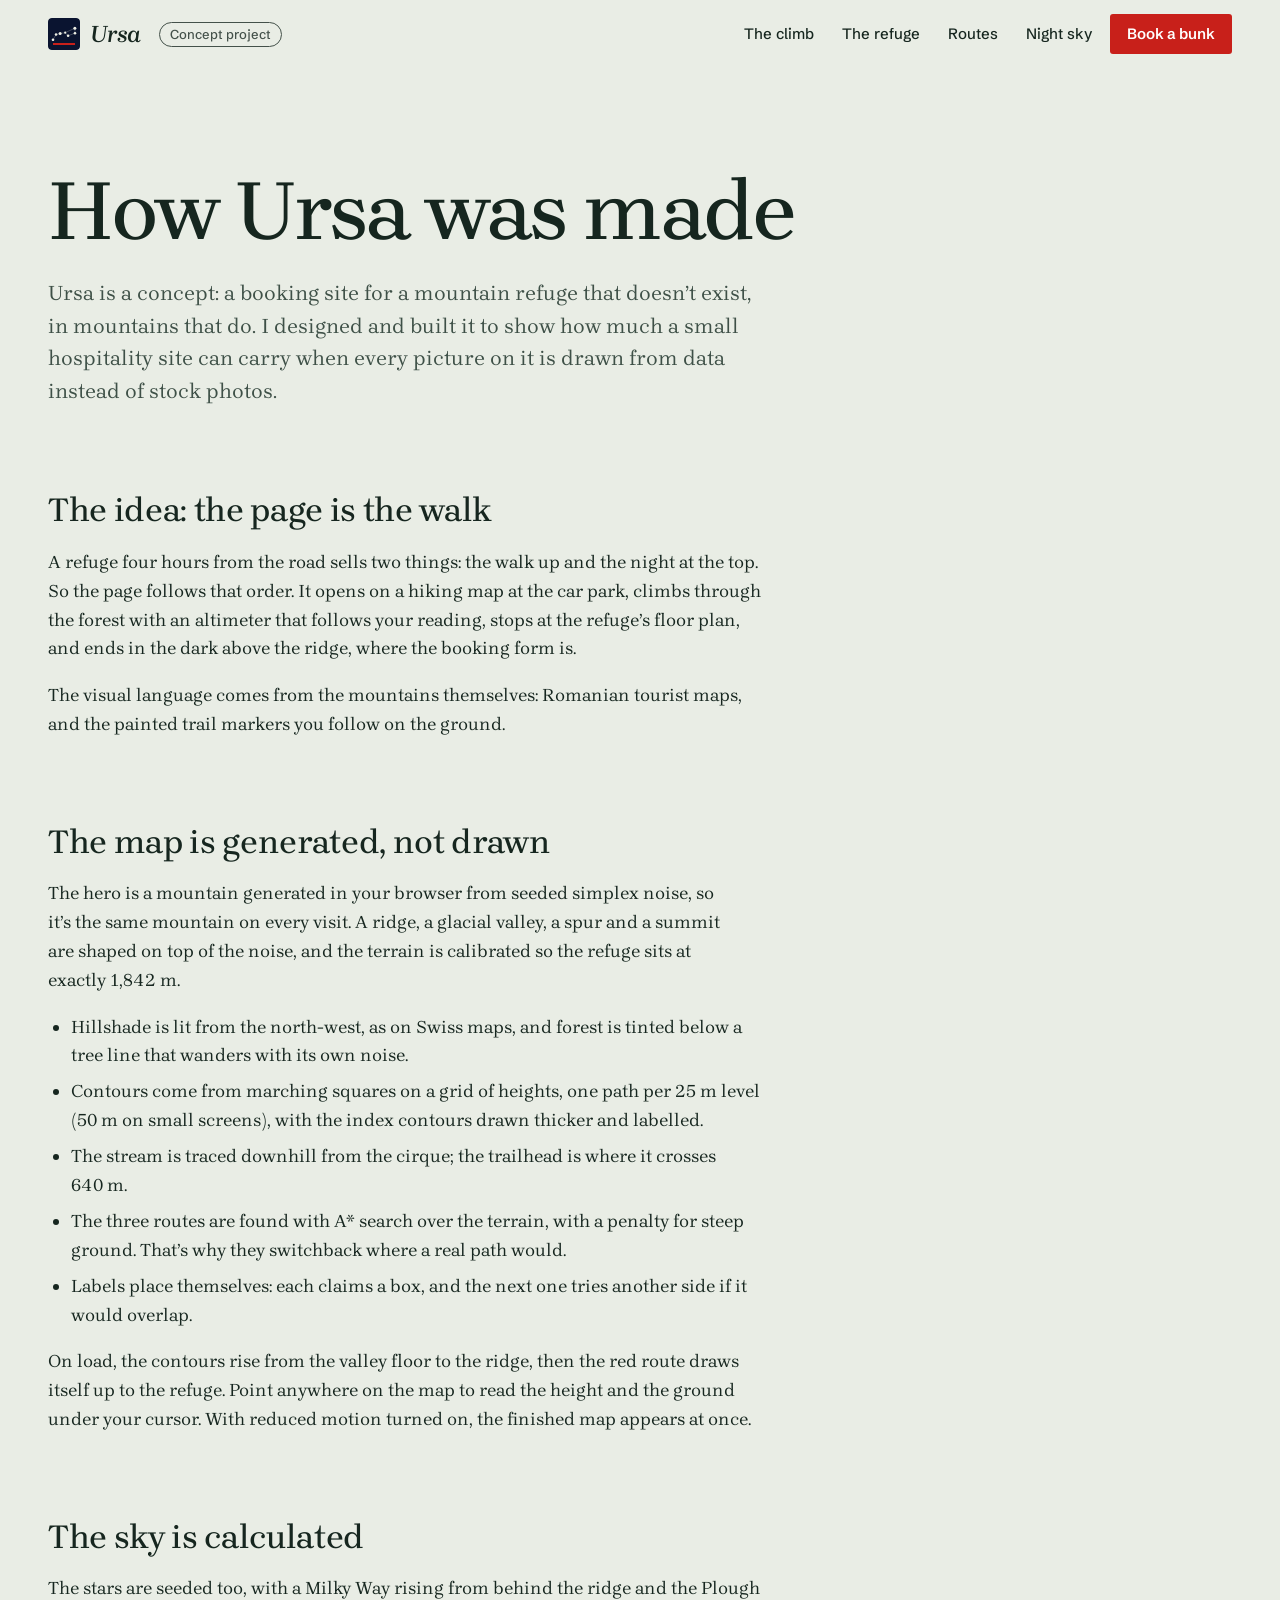
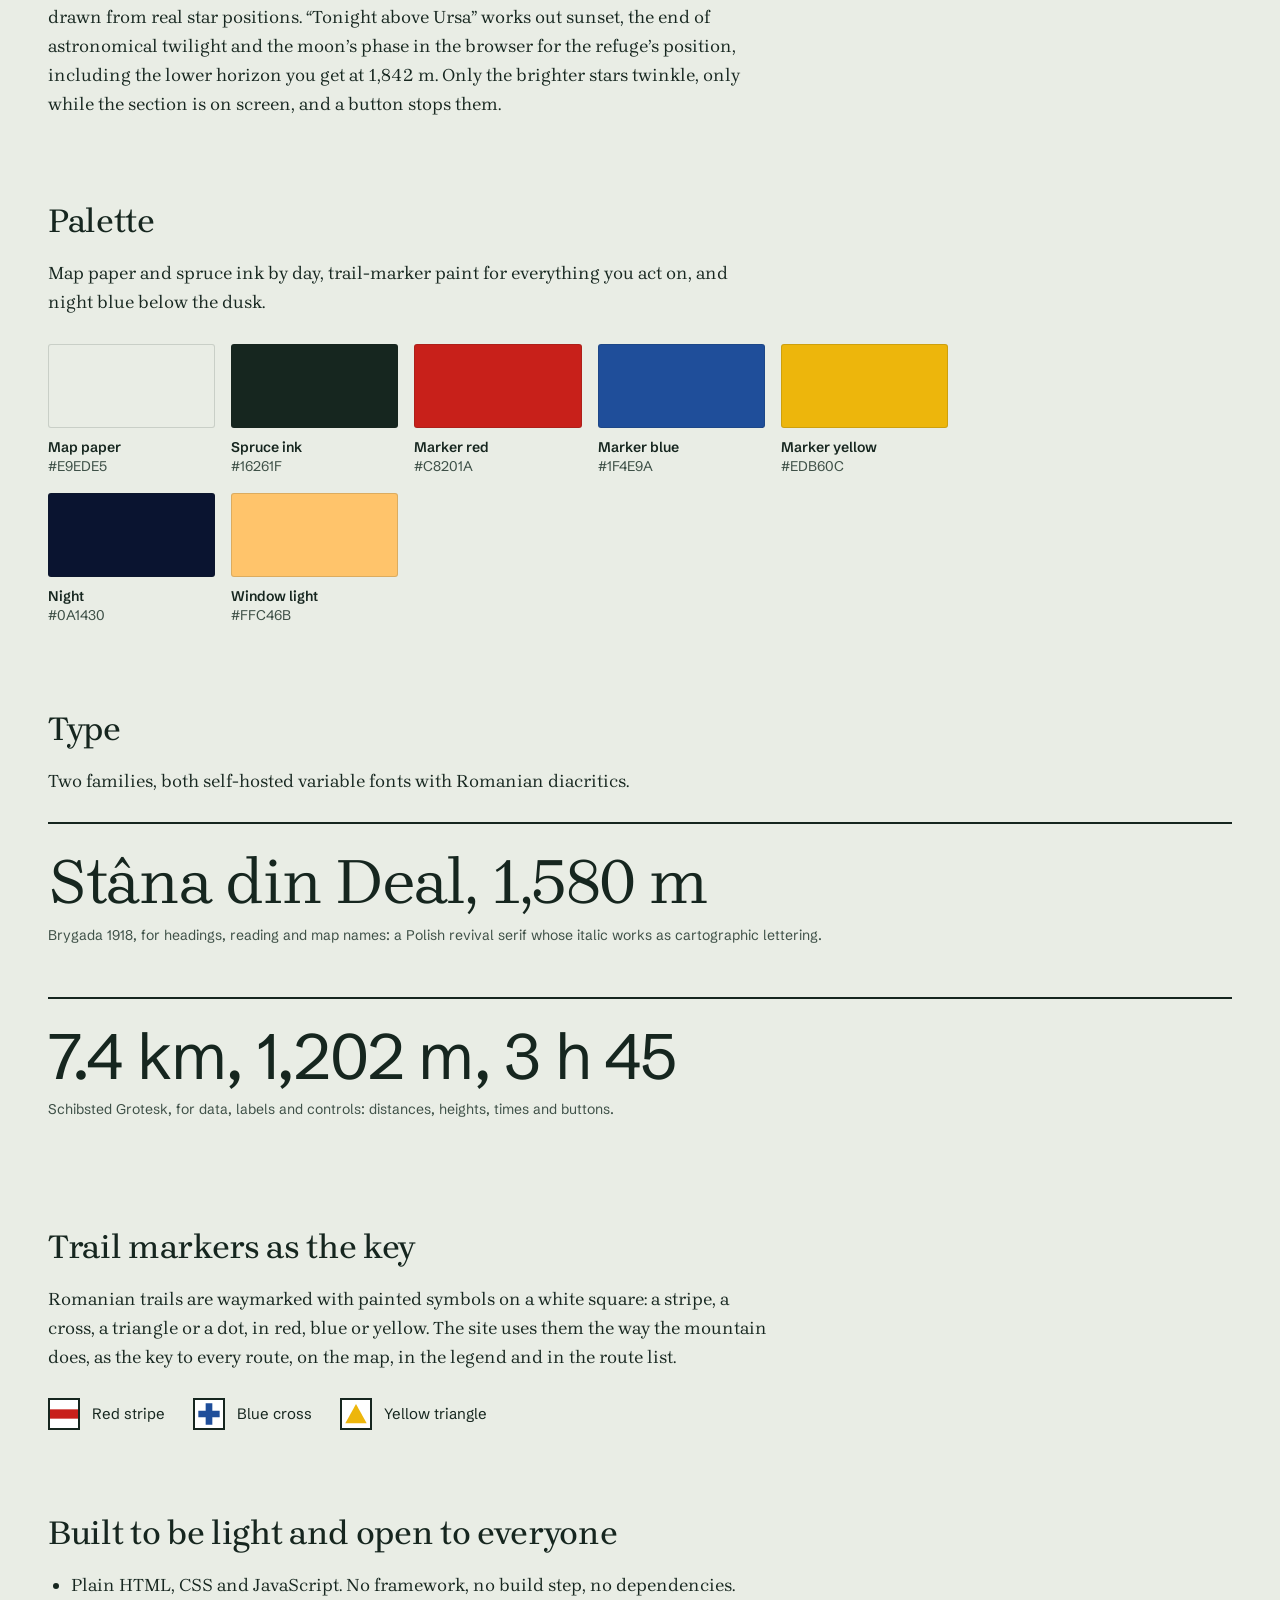
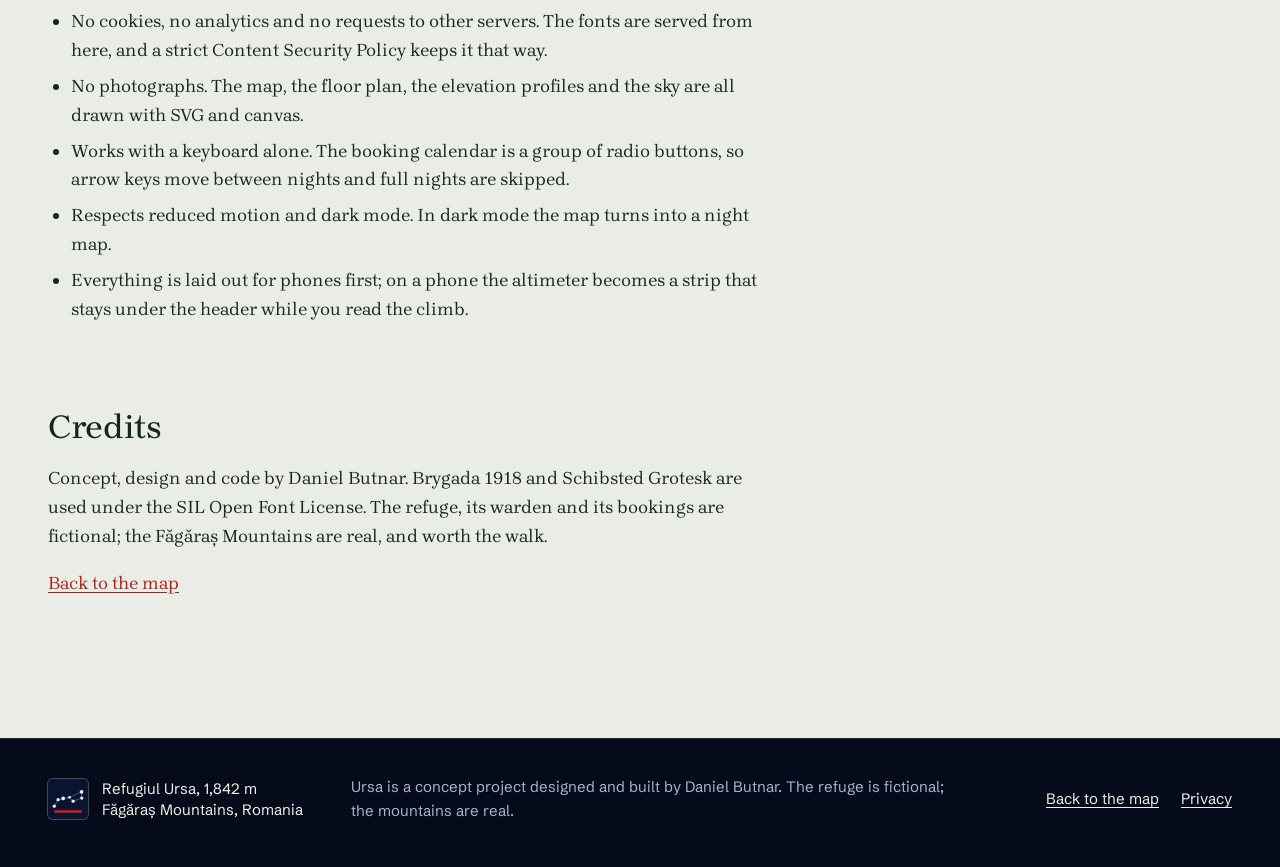
<file: colophon.html>
<!doctype html>
<html lang="en-GB">
<head>
<meta charset="utf-8">
<meta name="viewport" content="width=device-width, initial-scale=1">
<meta http-equiv="Content-Security-Policy" content="default-src 'self'; script-src 'self' 'sha256-qOhFsq0QMV2REqNwk5hGH5bZE9SkX6gt6yeyKdYPv+U='; style-src 'self' 'unsafe-inline'; img-src 'self' data:; font-src 'self'; connect-src 'self'; form-action 'self'; base-uri 'self'; object-src 'none'">
<meta name="referrer" content="strict-origin-when-cross-origin">
<title>How Ursa was made: a concept site by Daniel Butnar</title>
<meta name="description" content="The design and code behind Ursa, a concept booking site for a mountain refuge: a generated topographic map, a live night sky, no stock photos.">
<meta name="robots" content="noindex">
<meta name="theme-color" content="#E9EDE5" media="(prefers-color-scheme: light)">
<meta name="theme-color" content="#101A16" media="(prefers-color-scheme: dark)">
<link rel="canonical" href="https://danielbutnar.github.io/ursa-refuge/colophon.html">
<meta property="og:type" content="article">
<meta property="og:site_name" content="Ursa">
<meta property="og:locale" content="en_GB">
<meta property="og:title" content="How Ursa was made">
<meta property="og:description" content="A concept booking site for a mountain refuge, drawn entirely in code: a generated topographic map, a live night sky, no stock photos.">
<meta property="og:url" content="https://danielbutnar.github.io/ursa-refuge/colophon.html">
<meta property="og:image" content="https://danielbutnar.github.io/ursa-refuge/assets/logo/og-image.png">
<meta property="og:image:width" content="1200">
<meta property="og:image:height" content="630">
<meta property="og:image:alt" content="A generated topographic map of a Carpathian valley with a red waymarked trail climbing to the Ursa refuge.">
<meta name="twitter:card" content="summary_large_image">
<link rel="icon" href="assets/logo/icon.svg" type="image/svg+xml">
<link rel="apple-touch-icon" href="assets/logo/apple-touch-icon.png">
<link rel="manifest" href="site.webmanifest">
<link rel="preload" href="assets/fonts/brygada-latin.woff2" as="font" type="font/woff2" crossorigin>
<link rel="stylesheet" href="assets/css/fonts.css">
<link rel="stylesheet" href="assets/css/style.css">
<script>document.documentElement.classList.add("js")</script>
<script src="assets/js/main.js" defer></script>
</head>
<body>
<a class="skip" href="#main">Skip to content</a>

<svg class="sprite" aria-hidden="true" focusable="false">
  <symbol id="m-stripe" viewBox="0 0 24 24"><rect x=".75" y=".75" width="22.5" height="22.5" fill="#fff" stroke="#16261F" stroke-width="1.5"/><rect x="1.5" y="8.5" width="21" height="7" fill="#C8201A"/></symbol>
  <symbol id="m-cross" viewBox="0 0 24 24"><rect x=".75" y=".75" width="22.5" height="22.5" fill="#fff" stroke="#16261F" stroke-width="1.5"/><path d="M9.5 4h5v5.5H20v5h-5.5V20h-5v-5.5H4v-5h5.5z" fill="#1F4E9A"/></symbol>
  <symbol id="m-triangle" viewBox="0 0 24 24"><rect x=".75" y=".75" width="22.5" height="22.5" fill="#fff" stroke="#16261F" stroke-width="1.5"/><path d="M12 4.5 20 19H4z" fill="#EDB60C"/></symbol>
  <symbol id="ursa-mark" viewBox="0 0 64 64"><rect width="64" height="64" rx="6" fill="#0A1430"/><path d="M10 43.5 16.1 33.1 24.2 31.1 34.4 29.3 40.2 35.4 54 30.4 53.7 20.5 34.4 29.3" fill="none" stroke="#EEF0E6" stroke-opacity=".4" stroke-width="1.2"/><g fill="#EEF0E6"><circle cx="10" cy="43.5" r="2.6"/><circle cx="16.1" cy="33.1" r="2.6"/><circle cx="24.2" cy="31.1" r="3"/><circle cx="34.4" cy="29.3" r="2.2"/><circle cx="40.2" cy="35.4" r="2.6"/><circle cx="54" cy="30.4" r="2.6"/><circle cx="53.7" cy="20.5" r="3"/></g><rect x="10" y="50" width="44" height="4" fill="#C8201A"/></symbol>
</svg>

<header class="site-header">
  <div class="wrap header__inner">
    <a class="brand" href="./" aria-label="Ursa, home">
      <svg class="brand__mark" width="32" height="32" aria-hidden="true"><use href="#ursa-mark"/></svg>
      <span class="brand__name">Ursa</span>
    </a>
    <a class="concept-tag" href="colophon.html" aria-current="page">Concept project</a>
    <nav class="nav" aria-label="Main">
      <ul>
        <li><a href="./#climb">The climb</a></li>
        <li><a href="./#refuge">The refuge</a></li>
        <li><a href="./#routes">Routes</a></li>
        <li><a href="./#sky">Night sky</a></li>
      </ul>
    </nav>
    <a class="btn btn--red header__cta" href="./#book">Book a bunk</a>
    <button class="burger" type="button" aria-expanded="false" aria-controls="mobile-menu" aria-label="Open menu"><span></span><span></span></button>
  </div>
</header>

<div class="mobile-menu" id="mobile-menu">
  <nav aria-label="Mobile">
    <ul>
      <li><a href="./#climb">The climb</a></li>
      <li><a href="./#refuge">The refuge</a></li>
      <li><a href="./#routes">Routes</a></li>
      <li><a href="./#sky">Night sky</a></li>
      <li><a href="./#book">Book a bunk</a></li>
    </ul>
  </nav>
  <p class="mobile-menu__note">You’re reading how Ursa was made.</p>
</div>

<main id="main" class="page">
  <div class="wrap">
    <header class="page__head">
      <h1 class="page__title">How Ursa was made</h1>
      <p class="lede">Ursa is a concept: a booking site for a mountain refuge that doesn’t exist, in mountains that do. I designed and built it to show how much a small hospitality site can carry when every picture on it is drawn from data instead of stock photos.</p>
    </header>

    <div class="prose">
      <h2>The idea: the page is the walk</h2>
      <p>A refuge four hours from the road sells two things: the walk up and the night at the top. So the page follows that order. It opens on a hiking map at the car park, climbs through the forest with an altimeter that follows your reading, stops at the refuge’s floor plan, and ends in the dark above the ridge, where the booking form is.</p>
      <p>The visual language comes from the mountains themselves: Romanian tourist maps, and the painted trail markers you follow on the ground.</p>

      <h2>The map is generated, not drawn</h2>
      <p>The hero is a mountain generated in your browser from seeded simplex noise, so it’s the same mountain on every visit. A ridge, a glacial valley, a spur and a summit are shaped on top of the noise, and the terrain is calibrated so the refuge sits at exactly 1,842&nbsp;m.</p>
      <ul>
        <li>Hillshade is lit from the north-west, as on Swiss maps, and forest is tinted below a tree line that wanders with its own noise.</li>
        <li>Contours come from marching squares on a grid of heights, one path per 25&nbsp;m level (50&nbsp;m on small screens), with the index contours drawn thicker and labelled.</li>
        <li>The stream is traced downhill from the cirque; the trailhead is where it crosses 640&nbsp;m.</li>
        <li>The three routes are found with A* search over the terrain, with a penalty for steep ground. That’s why they switchback where a real path would.</li>
        <li>Labels place themselves: each claims a box, and the next one tries another side if it would overlap.</li>
      </ul>
      <p>On load, the contours rise from the valley floor to the ridge, then the red route draws itself up to the refuge. Point anywhere on the map to read the height and the ground under your cursor. With reduced motion turned on, the finished map appears at once.</p>

      <h2>The sky is calculated</h2>
      <p>The stars are seeded too, with a Milky Way rising from behind the ridge and the Plough drawn from real star positions. “Tonight above Ursa” works out sunset, the end of astronomical twilight and the moon’s phase in the browser for the refuge’s position, including the lower horizon you get at 1,842&nbsp;m. Only the brighter stars twinkle, only while the section is on screen, and a button stops them.</p>

      <h2>Palette</h2>
      <p>Map paper and spruce ink by day, trail-marker paint for everything you act on, and night blue below the dusk.</p>
    </div>
    <ul class="swatches">
      <li><span class="swatch" style="background:#E9EDE5"></span><b>Map paper</b><span>#E9EDE5</span></li>
      <li><span class="swatch" style="background:#16261F"></span><b>Spruce ink</b><span>#16261F</span></li>
      <li><span class="swatch" style="background:#C8201A"></span><b>Marker red</b><span>#C8201A</span></li>
      <li><span class="swatch" style="background:#1F4E9A"></span><b>Marker blue</b><span>#1F4E9A</span></li>
      <li><span class="swatch" style="background:#EDB60C"></span><b>Marker yellow</b><span>#EDB60C</span></li>
      <li><span class="swatch" style="background:#0A1430"></span><b>Night</b><span>#0A1430</span></li>
      <li><span class="swatch" style="background:#FFC46B"></span><b>Window light</b><span>#FFC46B</span></li>
    </ul>

    <div class="prose">
      <h2>Type</h2>
      <p>Two families, both self-hosted variable fonts with Romanian diacritics.</p>
    </div>
    <div class="specimen">
      <p class="specimen__big">Stâna din Deal, 1,580 m</p>
      <p class="specimen__meta">Brygada 1918, for headings, reading and map names: a Polish revival serif whose italic works as cartographic lettering.</p>
    </div>
    <div class="specimen">
      <p class="specimen__big specimen__sans">7.4 km, 1,202 m, 3 h 45</p>
      <p class="specimen__meta">Schibsted Grotesk, for data, labels and controls: distances, heights, times and buttons.</p>
    </div>

    <div class="prose">
      <h2>Trail markers as the key</h2>
      <p>Romanian trails are waymarked with painted symbols on a white square: a stripe, a cross, a triangle or a dot, in red, blue or yellow. The site uses them the way the mountain does, as the key to every route, on the map, in the legend and in the route list.</p>
    </div>
    <ul class="markers">
      <li><svg width="32" height="32" aria-hidden="true"><use href="#m-stripe"/></svg>Red stripe</li>
      <li><svg width="32" height="32" aria-hidden="true"><use href="#m-cross"/></svg>Blue cross</li>
      <li><svg width="32" height="32" aria-hidden="true"><use href="#m-triangle"/></svg>Yellow triangle</li>
    </ul>

    <div class="prose">
      <h2>Built to be light and open to everyone</h2>
      <ul>
        <li>Plain HTML, CSS and JavaScript. No framework, no build step, no dependencies.</li>
        <li>No cookies, no analytics and no requests to other servers. The fonts are served from here, and a strict Content Security Policy keeps it that way.</li>
        <li>No photographs. The map, the floor plan, the elevation profiles and the sky are all drawn with SVG and canvas.</li>
        <li>Works with a keyboard alone. The booking calendar is a group of radio buttons, so arrow keys move between nights and full nights are skipped.</li>
        <li>Respects reduced motion and dark mode. In dark mode the map turns into a night map.</li>
        <li>Everything is laid out for phones first; on a phone the altimeter becomes a strip that stays under the header while you read the climb.</li>
      </ul>

      <h2>Credits</h2>
      <p>Concept, design and code by Daniel Butnar. Brygada 1918 and Schibsted Grotesk are used under the SIL Open Font License. The refuge, its warden and its bookings are fictional; the Făgăraș Mountains are real, and worth the walk.</p>
      <p><a href="./">Back to the map</a></p>
    </div>
  </div>
</main>

<footer class="site-footer">
  <div class="wrap footer__grid">
    <div class="footer__brand">
      <svg width="40" height="40" aria-hidden="true"><use href="#ursa-mark"/></svg>
      <p>Refugiul Ursa, 1,842&nbsp;m<br>Făgăraș Mountains, Romania</p>
    </div>
    <p class="footer__concept">Ursa is a concept project designed and built by Daniel Butnar. The refuge is fictional; the mountains are real.</p>
    <nav class="footer__nav" aria-label="Footer">
      <ul>
        <li><a href="./">Back to the map</a></li>
        <li><a href="privacy.html">Privacy</a></li>
      </ul>
    </nav>
  </div>
</footer>
</body>
</html>
</file>
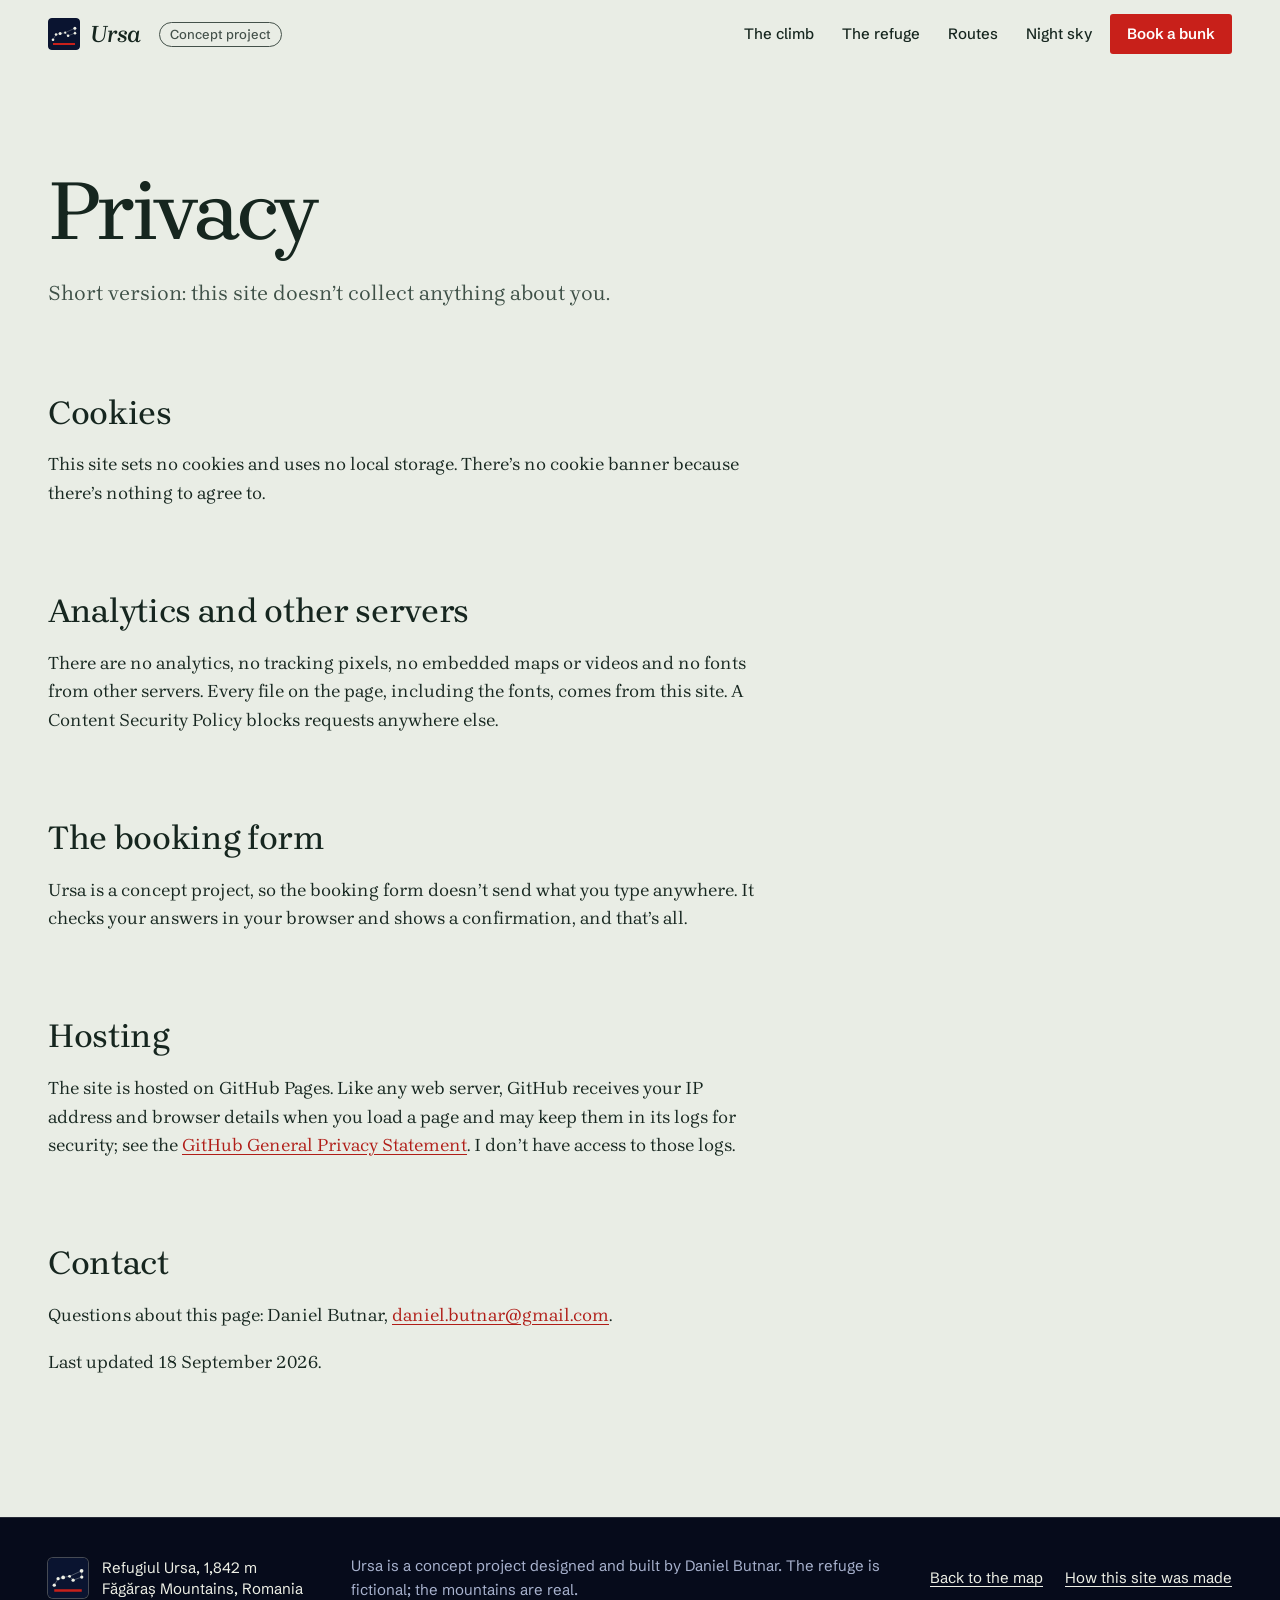
<file: privacy.html>
<!doctype html>
<html lang="en-GB">
<head>
<meta charset="utf-8">
<meta name="viewport" content="width=device-width, initial-scale=1">
<meta http-equiv="Content-Security-Policy" content="default-src 'self'; script-src 'self' 'sha256-qOhFsq0QMV2REqNwk5hGH5bZE9SkX6gt6yeyKdYPv+U='; style-src 'self' 'unsafe-inline'; img-src 'self' data:; font-src 'self'; connect-src 'self'; form-action 'self'; base-uri 'self'; object-src 'none'">
<meta name="referrer" content="strict-origin-when-cross-origin">
<title>Privacy: Ursa</title>
<meta name="description" content="What this site collects: nothing. No cookies, no analytics, no third-party requests, and a booking form that sends nothing.">
<meta name="robots" content="noindex">
<meta name="theme-color" content="#E9EDE5" media="(prefers-color-scheme: light)">
<meta name="theme-color" content="#101A16" media="(prefers-color-scheme: dark)">
<link rel="canonical" href="https://danielbutnar.github.io/ursa-refuge/privacy.html">
<meta property="og:url" content="https://danielbutnar.github.io/ursa-refuge/privacy.html">
<meta property="og:type" content="website">
<meta property="og:site_name" content="Ursa">
<meta property="og:locale" content="en_GB">
<meta property="og:title" content="Privacy: Ursa">
<meta property="og:description" content="What this site collects: nothing. No cookies, no analytics, no third-party requests, and a booking form that sends nothing.">
<meta property="og:image" content="https://danielbutnar.github.io/ursa-refuge/assets/logo/og-image.png">
<meta property="og:image:width" content="1200">
<meta property="og:image:height" content="630">
<meta property="og:image:alt" content="A generated topographic map of a Carpathian valley with a red waymarked trail climbing to the Ursa refuge.">
<meta name="twitter:card" content="summary_large_image">
<link rel="icon" href="assets/logo/icon.svg" type="image/svg+xml">
<link rel="apple-touch-icon" href="assets/logo/apple-touch-icon.png">
<link rel="manifest" href="site.webmanifest">
<link rel="preload" href="assets/fonts/brygada-latin.woff2" as="font" type="font/woff2" crossorigin>
<link rel="stylesheet" href="assets/css/fonts.css">
<link rel="stylesheet" href="assets/css/style.css">
<script>document.documentElement.classList.add("js")</script>
<script src="assets/js/main.js" defer></script>
</head>
<body>
<a class="skip" href="#main">Skip to content</a>

<svg class="sprite" aria-hidden="true" focusable="false">
  <symbol id="m-stripe" viewBox="0 0 24 24"><rect x=".75" y=".75" width="22.5" height="22.5" fill="#fff" stroke="#16261F" stroke-width="1.5"/><rect x="1.5" y="8.5" width="21" height="7" fill="#C8201A"/></symbol>
  <symbol id="m-cross" viewBox="0 0 24 24"><rect x=".75" y=".75" width="22.5" height="22.5" fill="#fff" stroke="#16261F" stroke-width="1.5"/><path d="M9.5 4h5v5.5H20v5h-5.5V20h-5v-5.5H4v-5h5.5z" fill="#1F4E9A"/></symbol>
  <symbol id="m-triangle" viewBox="0 0 24 24"><rect x=".75" y=".75" width="22.5" height="22.5" fill="#fff" stroke="#16261F" stroke-width="1.5"/><path d="M12 4.5 20 19H4z" fill="#EDB60C"/></symbol>
  <symbol id="ursa-mark" viewBox="0 0 64 64"><rect width="64" height="64" rx="6" fill="#0A1430"/><path d="M10 43.5 16.1 33.1 24.2 31.1 34.4 29.3 40.2 35.4 54 30.4 53.7 20.5 34.4 29.3" fill="none" stroke="#EEF0E6" stroke-opacity=".4" stroke-width="1.2"/><g fill="#EEF0E6"><circle cx="10" cy="43.5" r="2.6"/><circle cx="16.1" cy="33.1" r="2.6"/><circle cx="24.2" cy="31.1" r="3"/><circle cx="34.4" cy="29.3" r="2.2"/><circle cx="40.2" cy="35.4" r="2.6"/><circle cx="54" cy="30.4" r="2.6"/><circle cx="53.7" cy="20.5" r="3"/></g><rect x="10" y="50" width="44" height="4" fill="#C8201A"/></symbol>
</svg>

<header class="site-header">
  <div class="wrap header__inner">
    <a class="brand" href="./" aria-label="Ursa, home">
      <svg class="brand__mark" width="32" height="32" aria-hidden="true"><use href="#ursa-mark"/></svg>
      <span class="brand__name">Ursa</span>
    </a>
    <a class="concept-tag" href="colophon.html">Concept project</a>
    <nav class="nav" aria-label="Main">
      <ul>
        <li><a href="./#climb">The climb</a></li>
        <li><a href="./#refuge">The refuge</a></li>
        <li><a href="./#routes">Routes</a></li>
        <li><a href="./#sky">Night sky</a></li>
      </ul>
    </nav>
    <a class="btn btn--red header__cta" href="./#book">Book a bunk</a>
    <button class="burger" type="button" aria-expanded="false" aria-controls="mobile-menu" aria-label="Open menu"><span></span><span></span></button>
  </div>
</header>

<div class="mobile-menu" id="mobile-menu">
  <nav aria-label="Mobile">
    <ul>
      <li><a href="./#climb">The climb</a></li>
      <li><a href="./#refuge">The refuge</a></li>
      <li><a href="./#routes">Routes</a></li>
      <li><a href="./#sky">Night sky</a></li>
      <li><a href="./#book">Book a bunk</a></li>
    </ul>
  </nav>
  <p class="mobile-menu__note"><a href="colophon.html">Ursa is a concept project. Read how it was made.</a></p>
</div>

<main id="main" class="page">
  <div class="wrap">
    <header class="page__head">
      <h1 class="page__title">Privacy</h1>
      <p class="lede">Short version: this site doesn’t collect anything about you.</p>
    </header>
    <div class="prose">
      <h2>Cookies</h2>
      <p>This site sets no cookies and uses no local storage. There’s no cookie banner because there’s nothing to agree to.</p>
      <h2>Analytics and other servers</h2>
      <p>There are no analytics, no tracking pixels, no embedded maps or videos and no fonts from other servers. Every file on the page, including the fonts, comes from this site. A Content Security Policy blocks requests anywhere else.</p>
      <h2>The booking form</h2>
      <p>Ursa is a concept project, so the booking form doesn’t send what you type anywhere. It checks your answers in your browser and shows a confirmation, and that’s all.</p>
      <h2>Hosting</h2>
      <p>The site is hosted on GitHub Pages. Like any web server, GitHub receives your IP address and browser details when you load a page and may keep them in its logs for security; see the <a href="https://docs.github.com/en/site-policy/privacy-policies/github-general-privacy-statement">GitHub General Privacy Statement</a>. I don’t have access to those logs.</p>
      <h2>Contact</h2>
      <p>Questions about this page: Daniel Butnar, <a href="mailto:daniel.butnar@gmail.com">daniel.butnar@gmail.com</a>.</p>
      <p>Last updated 18 September 2026.</p>
    </div>
  </div>
</main>

<footer class="site-footer">
  <div class="wrap footer__grid">
    <div class="footer__brand">
      <svg width="40" height="40" aria-hidden="true"><use href="#ursa-mark"/></svg>
      <p>Refugiul Ursa, 1,842&nbsp;m<br>Făgăraș Mountains, Romania</p>
    </div>
    <p class="footer__concept">Ursa is a concept project designed and built by Daniel Butnar. The refuge is fictional; the mountains are real.</p>
    <nav class="footer__nav" aria-label="Footer">
      <ul>
        <li><a href="./">Back to the map</a></li>
        <li><a href="colophon.html">How this site was made</a></li>
      </ul>
    </nav>
  </div>
</footer>
</body>
</html>
</file>
<file: assets/css/fonts.css>
/* Self-hosted variable fonts: Brygada 1918 and Schibsted Grotesk (SIL Open Font License 1.1).
   Served from this site, so no visitor data goes to a font CDN. latin-ext carries ă, ș, ț. */
@font-face {
  font-family: "Brygada 1918";
  font-style: normal;
  font-weight: 400 700;
  font-display: swap;
  src: url("../fonts/brygada-latin-ext.woff2") format("woff2");
  unicode-range: U+0100-02BA, U+02BD-02C5, U+02C7-02CC, U+02CE-02D7, U+02DD-02FF, U+0304, U+0308, U+0329, U+1D00-1DBF, U+1E00-1E9F, U+1EF2-1EFF, U+2020, U+20A0-20AB, U+20AD-20C0, U+2113, U+2C60-2C7F, U+A720-A7FF;
}
@font-face {
  font-family: "Brygada 1918";
  font-style: normal;
  font-weight: 400 700;
  font-display: swap;
  src: url("../fonts/brygada-latin.woff2") format("woff2");
  unicode-range: U+0000-00FF, U+0131, U+0152-0153, U+02BB-02BC, U+02C6, U+02DA, U+02DC, U+0304, U+0308, U+0329, U+2000-206F, U+20AC, U+2122, U+2191, U+2193, U+2212, U+2215, U+FEFF, U+FFFD;
}
@font-face {
  font-family: "Brygada 1918";
  font-style: italic;
  font-weight: 400 700;
  font-display: swap;
  src: url("../fonts/brygada-italic-latin-ext.woff2") format("woff2");
  unicode-range: U+0100-02BA, U+02BD-02C5, U+02C7-02CC, U+02CE-02D7, U+02DD-02FF, U+0304, U+0308, U+0329, U+1D00-1DBF, U+1E00-1E9F, U+1EF2-1EFF, U+2020, U+20A0-20AB, U+20AD-20C0, U+2113, U+2C60-2C7F, U+A720-A7FF;
}
@font-face {
  font-family: "Brygada 1918";
  font-style: italic;
  font-weight: 400 700;
  font-display: swap;
  src: url("../fonts/brygada-italic-latin.woff2") format("woff2");
  unicode-range: U+0000-00FF, U+0131, U+0152-0153, U+02BB-02BC, U+02C6, U+02DA, U+02DC, U+0304, U+0308, U+0329, U+2000-206F, U+20AC, U+2122, U+2191, U+2193, U+2212, U+2215, U+FEFF, U+FFFD;
}
@font-face {
  font-family: "Schibsted Grotesk";
  font-style: normal;
  font-weight: 400 900;
  font-display: swap;
  src: url("../fonts/schibsted-latin-ext.woff2") format("woff2");
  unicode-range: U+0100-02BA, U+02BD-02C5, U+02C7-02CC, U+02CE-02D7, U+02DD-02FF, U+0304, U+0308, U+0329, U+1D00-1DBF, U+1E00-1E9F, U+1EF2-1EFF, U+2020, U+20A0-20AB, U+20AD-20C0, U+2113, U+2C60-2C7F, U+A720-A7FF;
}
@font-face {
  font-family: "Schibsted Grotesk";
  font-style: normal;
  font-weight: 400 900;
  font-display: swap;
  src: url("../fonts/schibsted-latin.woff2") format("woff2");
  unicode-range: U+0000-00FF, U+0131, U+0152-0153, U+02BB-02BC, U+02C6, U+02DA, U+02DC, U+0304, U+0308, U+0329, U+2000-206F, U+20AC, U+2122, U+2191, U+2193, U+2212, U+2215, U+FEFF, U+FFFD;
}
</file>
<file: assets/css/style.css>
/* ==========================================================================
   Ursa — design system
   Map paper, spruce ink and trail-marker paint by day; night blue below.
   ========================================================================== */

:root {
  /* Day: the hiking map */
  --paper: #E9EDE5;
  --paper-2: #DDE4D6;
  --paper-3: #CBD5C3;
  --ink: #16261F;
  --ink-2: #3E5047;
  --line: rgba(22, 38, 31, .15);
  --line-strong: rgba(22, 38, 31, .34);

  /* Trail-marker paint */
  --red: #C8201A;
  --red-hover: #A8170F;
  --red-text: #B01D17;
  --blue: #1F4E9A;
  --yellow: #EDB60C;
  --yellow-line: #B08A00;

  /* Night */
  --night: #0A1430;
  --night-2: #0F1B3C;
  --ground: #060B1B;
  --star: #EEF0E6;
  --star-2: #A9B3CF;
  --lamp: #FFC46B;
  --line-night: rgba(238, 240, 230, .14);
  --field-night: rgba(238, 240, 230, .3);

  /* Map colours, read by terrain.js */
  --map-paper: #E9EDE5;
  --map-forest: #CEDCC3;
  --map-rock: #DCDBD4;
  --map-shadow: #56617A;
  --map-light: #FFFFFF;
  --map-contour: #9A6E4C;
  --map-index: #7A5134;
  --map-water: #2F6DB5;
  --map-label: #16261F;
  --map-halo: #EEF1EA;
  --map-yellow-edge: #8A6A00;
  --map-forest-label: #2D5A33;
  --map-shade: 1;

  --serif: "Brygada 1918", "Iowan Old Style", "Palatino Linotype", Palatino, Georgia, serif;
  --sans: "Schibsted Grotesk", system-ui, -apple-system, "Segoe UI", Roboto, sans-serif;

  --wrap: 1320px;
  --gutter: clamp(16px, 4vw, 48px);
  --r: 3px;
  --ease: cubic-bezier(.2, .7, .1, 1);
  --header-h: 68px;
  --section: clamp(88px, 11vw, 160px);

  color-scheme: light;
}

@media (prefers-color-scheme: dark) {
  :root {
    --paper: #0F1915;
    --paper-2: #14211B;
    --paper-3: #1E2D26;
    --ink: #E3E9DF;
    --ink-2: #A7B6AB;
    --line: rgba(227, 233, 223, .13);
    --line-strong: rgba(227, 233, 223, .3);
    --red: #D42A20;
    --red-hover: #E6443A;
    --red-text: #FF8C82;
    --blue: #6A9BE8;
    --yellow-line: #EDB60C;

    --map-paper: #0F1915;
    --map-forest: #12261C;
    --map-rock: #252A2A;
    --map-shadow: #000000;
    --map-light: #40584C;
    --map-contour: #7D988A;
    --map-index: #A9C0B3;
    --map-water: #62A2EC;
    --map-label: #E3E9DF;
    --map-halo: #0F1915;
    --map-yellow-edge: #5A4500;
    --map-forest-label: #93CBA1;
    --map-shade: 1.15;

    color-scheme: dark;
  }
}

/* ---------- Reset ---------- */
*, *::before, *::after { box-sizing: border-box; }
html { -webkit-text-size-adjust: 100%; scroll-padding-top: calc(var(--header-h) + 12px); }
@media (prefers-reduced-motion: no-preference) {
  html { scroll-behavior: smooth; }
}
body {
  margin: 0;
  background: var(--paper);
  color: var(--ink);
  font-family: var(--serif);
  font-size: 1.125rem;
  line-height: 1.6;
  -webkit-font-smoothing: antialiased;
  text-rendering: optimizeLegibility;
}
img, svg, canvas { display: block; max-width: 100%; }
h1, h2, h3, p, figure, dl, dd { margin: 0; }
h1, h2, h3 { font-weight: 500; text-wrap: balance; }
p { text-wrap: pretty; }
a { color: inherit; }
button, input, select, textarea { font: inherit; color: inherit; }
[hidden] { display: none !important; }
::selection { background: var(--red); color: #fff; }

:focus-visible { outline: 2.5px solid var(--red); outline-offset: 3px; }
.sky :focus-visible, .book :focus-visible, .faq :focus-visible, .site-footer :focus-visible,
.site-header.is-night :focus-visible { outline-color: var(--lamp); }

@media (prefers-reduced-motion: reduce) {
  *, *::before, *::after { animation-duration: .001ms !important; animation-iteration-count: 1 !important; transition-duration: .001ms !important; }
}

.wrap { width: 100%; max-width: var(--wrap); margin: 0 auto; padding: 0 var(--gutter); }
.skip {
  position: absolute; left: -999px; top: 12px; z-index: 300;
  background: var(--ink); color: var(--paper); padding: 10px 16px; border-radius: var(--r);
  font-family: var(--sans); font-weight: 600; text-decoration: none;
}
.skip:focus { left: 12px; }
.sr-only, .profile figcaption, .plan figcaption {
  position: absolute; width: 1px; height: 1px; overflow: hidden; clip-path: inset(50%); white-space: nowrap;
}
.sprite { position: absolute; width: 0; height: 0; overflow: hidden; }

/* ---------- Type ---------- */
.h2 {
  font-size: clamp(2.25rem, 1.35rem + 3.7vw, 4.25rem);
  line-height: 1.02;
  letter-spacing: -.022em;
  font-weight: 500;
}
.lede {
  margin-top: 1.25rem;
  max-width: 34em;
  font-size: clamp(1.125rem, 1rem + .45vw, 1.3125rem);
  line-height: 1.55;
  color: var(--ink-2);
}

/* ---------- Buttons ---------- */
.btn {
  display: inline-flex; align-items: center; justify-content: center; gap: 10px;
  min-height: 48px; padding: 12px 22px;
  border: 1.5px solid transparent; border-radius: var(--r);
  font-family: var(--sans); font-size: 1rem; font-weight: 600; line-height: 1.2;
  text-decoration: none; cursor: pointer;
  transition: background-color .2s, color .2s, border-color .2s;
}
.btn--red { background: var(--red); color: #fff; }
.btn--red:hover { background: var(--red-hover); }
.btn--line { background: transparent; border-color: currentColor; }
.btn--line:hover { background: var(--ink); border-color: var(--ink); color: var(--paper); }
.btn:disabled { opacity: .6; cursor: progress; }

/* ---------- Header ---------- */
.site-header {
  position: fixed; inset: 0 0 auto; z-index: 50;
  height: var(--header-h);
  display: flex; align-items: center;
  color: var(--ink);
  transition: background-color .3s, box-shadow .3s, color .3s;
}
.site-header.is-scrolled {
  background: color-mix(in srgb, var(--paper) 90%, transparent);
  -webkit-backdrop-filter: blur(10px);
  backdrop-filter: blur(10px);
  box-shadow: 0 1px 0 var(--line);
}
.site-header.is-night { color: var(--star); }
.site-header.is-night.is-scrolled {
  background: color-mix(in srgb, var(--ground) 84%, transparent);
  box-shadow: 0 1px 0 var(--line-night);
}
.site-header.is-night .btn--line:hover { background: var(--star); color: var(--ground); border-color: var(--star); }
.header__inner { display: flex; align-items: center; gap: 18px; }
.brand { display: inline-flex; align-items: center; gap: 10px; text-decoration: none; }
.brand__mark { border-radius: 4px; }
.brand__name { font-style: italic; font-weight: 600; font-size: 1.5rem; letter-spacing: -.01em; line-height: 1; }
.concept-tag {
  font-family: var(--sans); font-size: .8125rem; font-weight: 500; line-height: 1;
  text-decoration: none; padding: 5px 10px; border: 1px solid currentColor; border-radius: 999px;
  opacity: .78; transition: opacity .2s;
}
.concept-tag:hover { opacity: 1; }
.nav { margin-left: auto; }
.nav ul { display: flex; gap: clamp(18px, 2.2vw, 30px); list-style: none; margin: 0; padding: 0; }
.nav a {
  display: block; padding: 6px 0;
  font-family: var(--sans); font-size: .9375rem; font-weight: 500; text-decoration: none;
  background: linear-gradient(currentColor, currentColor) 0 100% / 0 1.5px no-repeat;
  transition: background-size .3s var(--ease);
}
.nav a:hover { background-size: 100% 1.5px; }
.header__cta.btn { min-height: 40px; padding: 8px 16px; font-size: .9375rem; }

.burger {
  display: none; margin-left: auto;
  width: 44px; height: 44px; padding: 0;
  background: none; border: 0; cursor: pointer;
  position: relative;
}
.burger span {
  position: absolute; left: 11px; right: 11px; height: 2px; background: currentColor;
  transition: transform .3s var(--ease);
}
.burger span:first-child { top: 17px; }
.burger span:last-child { top: 25px; }
.menu-open .burger span:first-child { transform: translateY(4px) rotate(45deg); }
.menu-open .burger span:last-child { transform: translateY(-4px) rotate(-45deg); }

.mobile-menu {
  position: fixed; inset: var(--header-h) 0 0; z-index: 45;
  background: var(--paper); color: var(--ink);
  padding: 16px var(--gutter) 32px;
  display: flex; flex-direction: column; justify-content: space-between;
  opacity: 0; visibility: hidden; transform: translateY(-6px);
  transition: opacity .25s, transform .25s var(--ease), visibility 0s .25s;
}
.menu-open .mobile-menu { opacity: 1; visibility: visible; transform: none; transition: opacity .25s, transform .25s var(--ease); }
.menu-open .site-header { background: var(--paper); color: var(--ink); box-shadow: 0 1px 0 var(--line); }
.mobile-menu ul { list-style: none; margin: 0; padding: 0; }
.mobile-menu li + li { border-top: 1px solid var(--line); }
.mobile-menu a { display: block; padding: 14px 0; font-size: 2rem; line-height: 1.15; text-decoration: none; }
.mobile-menu li:last-child a { color: var(--red-text); }
.mobile-menu__note { font-family: var(--sans); font-size: .9375rem; color: var(--ink-2); }

@media (max-width: 1000px) {
  .nav, .header__cta { display: none; }
  .burger { display: block; }
}
@media (max-width: 560px) {
  .concept-tag { display: none; }
}

/* ---------- Hero: the map ---------- */
.hero {
  position: relative; isolation: isolate; overflow: clip;
  display: grid;
  min-height: max(100svh, 640px);
  background: var(--map-paper);
}
.hero__map { position: absolute; inset: 0; width: 100%; height: 100%; z-index: -2; }
.hero::before {
  content: ""; position: absolute; inset: 0; z-index: -1; pointer-events: none;
  background:
    linear-gradient(to bottom, color-mix(in srgb, var(--map-paper) 80%, transparent), transparent 140px),
    radial-gradient(115% 80% at 0% 100%, color-mix(in srgb, var(--map-paper) 94%, transparent) 0 34%, transparent 66%);
}
@media (pointer: fine) {
  .js .hero { cursor: crosshair; }
  .js .hero :is(a, button) { cursor: pointer; }
}
.hero { grid-template-rows: minmax(0, 1fr) auto; }
.hero__inner {
  display: flex; align-items: flex-end;
  padding-top: calc(var(--header-h) + 48px);
  padding-bottom: clamp(28px, 4.5vw, 56px);
}
.hero__copy { max-width: 660px; cursor: auto; }
.hero__title {
  font-size: clamp(3.25rem, 1.5rem + 6.6vw, 7.5rem);
  line-height: .93;
  letter-spacing: -.035em;
  font-weight: 500;
}
.hero__lead {
  margin-top: 24px; max-width: 31em;
  font-size: clamp(1.125rem, 1rem + .45vw, 1.3125rem); line-height: 1.55;
}
.hero__actions { display: flex; flex-wrap: wrap; gap: 12px; margin-top: 32px; }

/* the map collar: legend, scale and grid reference, as printed along a map sheet's edge */
.hero__collar {
  cursor: auto;
  font-family: var(--sans); font-size: .8125rem; line-height: 1.3; color: var(--ink-2);
  background: color-mix(in srgb, var(--map-paper) 90%, transparent);
  -webkit-backdrop-filter: blur(6px);
  backdrop-filter: blur(6px);
  border-top: 1px solid var(--line-strong);
}
.collar__inner { display: flex; align-items: center; flex-wrap: wrap; gap: 8px 28px; min-height: 44px; padding-block: 10px; }
.collar__routes { list-style: none; margin: 0; padding: 0; display: flex; flex-wrap: wrap; gap: 6px 20px; color: var(--ink); }
.collar__routes li { display: flex; align-items: center; gap: 7px; }
.collar__scale { display: flex; align-items: center; gap: 8px; }
.scalebar { display: inline-block; width: 85px; height: 6px; border: 1.5px solid var(--ink); border-top: 0; }
.collar__hint { margin-left: auto; }
html:not(.js) .hero__collar { display: none; }
@media not (pointer: fine) { .collar__hint { display: none; } }
@media (max-width: 760px) {
  .collar__routes, .collar__coords { display: none; }
}

.map-readout {
  position: absolute; left: 0; top: 0; z-index: 2; pointer-events: none;
  font-family: var(--sans);
}
.map-readout::before {
  content: ""; position: absolute; left: -7px; top: -7px; width: 14px; height: 14px;
  border: 1.5px solid var(--ink); border-radius: 50%;
}
.map-readout span:first-child, .map-readout span:last-child {
  display: block; margin-left: 16px; white-space: nowrap;
  background: color-mix(in srgb, var(--map-paper) 92%, transparent);
  padding: 0 7px;
}
.map-readout span:first-child { margin-top: 10px; padding-top: 4px; font-size: .9375rem; font-weight: 600; color: var(--ink); border-radius: var(--r) var(--r) 0 0; }
.map-readout span:last-child { padding-bottom: 5px; font-size: .75rem; color: var(--ink-2); border-radius: 0 0 var(--r) var(--r); }

/* ---------- The climb ---------- */
.climb { padding-block: var(--section); background: var(--paper); }
.climb__grid {
  display: grid;
  grid-template-columns: minmax(0, 7fr) minmax(0, 5fr);
  column-gap: clamp(40px, 7vw, 112px);
}
.climb__intro { grid-column: 1 / -1; margin-bottom: clamp(48px, 7vw, 96px); max-width: 820px; }
.profile {
  grid-column: 1; grid-row: 2;
  position: sticky; top: calc(var(--header-h) + 32px); align-self: start;
}
.profile__now { display: flex; align-items: baseline; gap: 8px; font-family: var(--sans); line-height: 1; }
.profile__h { font-size: clamp(3.5rem, 2rem + 5vw, 6.5rem); font-weight: 600; letter-spacing: -.045em; }
.profile__unit { font-size: 1.5rem; font-weight: 500; color: var(--ink-2); }
.profile__where { margin-top: 10px; font-family: var(--sans); font-size: 1rem; color: var(--ink-2); }
.profile__svg { width: 100%; height: auto; margin-top: 28px; overflow: visible; }
.profile__grid line { stroke: var(--line-strong); stroke-width: 1; stroke-dasharray: 2 4; }
.profile__grid text { font-family: var(--sans); font-size: 12px; fill: var(--ink-2); }
.profile__area { fill: color-mix(in srgb, var(--red) 9%, transparent); }
.profile__line { fill: none; stroke: var(--red); stroke-width: 2.5; stroke-linejoin: round; stroke-linecap: round; }
.profile__stops circle { fill: var(--paper); stroke: var(--ink); stroke-width: 2; }
.profile__walker { fill: var(--red); stroke: var(--paper); stroke-width: 3; }

.waypoints { grid-column: 2; grid-row: 2; list-style: none; margin: 0; padding: 0 0 0 40px; position: relative; }
.waypoints::before {
  content: ""; position: absolute; left: 8px; top: 14px; bottom: 60px; width: 2.5px;
  background: repeating-linear-gradient(to bottom, var(--red) 0 8px, transparent 8px 14px);
}
.waypoint { position: relative; padding-bottom: clamp(64px, 12vh, 132px); }
.waypoint:last-child { padding-bottom: 0; }
.waypoint::before {
  content: ""; position: absolute; left: -40px; top: 6px; width: 19px; height: 19px;
  border-radius: 50%; background: var(--paper); border: 2.5px solid var(--ink);
  transition: background-color .3s, border-color .3s;
}
.waypoint.is-here::before { background: var(--red); border-color: var(--red); }
.waypoint__h { font-family: var(--sans); font-size: 1rem; font-weight: 600; color: var(--ink-2); transition: color .3s; }
.waypoint.is-here .waypoint__h { color: var(--red-text); }
.waypoint__name { margin-top: 6px; font-size: clamp(1.625rem, 1.3rem + 1vw, 2.125rem); line-height: 1.12; letter-spacing: -.01em; }
.waypoint__meta { margin-top: 6px; font-family: var(--sans); font-size: .9375rem; color: var(--ink-2); }
.waypoint__body > p:last-child { margin-top: 14px; max-width: 30em; }

/* ---------- The refuge ---------- */
.refuge { padding-block: var(--section); background: var(--paper-2); }
.refuge__intro { max-width: 820px; margin-bottom: clamp(40px, 6vw, 80px); }
.refuge__grid {
  display: grid; grid-template-columns: minmax(0, 7fr) minmax(0, 4fr);
  gap: clamp(32px, 5vw, 80px); align-items: center;
}
.plan svg { width: 100%; height: auto; }
.plan__stone-bg { fill: var(--ink); }
.plan__stone-line { stroke: var(--ink-2); stroke-width: 2; }
.plan__timber { fill: var(--ink-2); }
.plan__room { fill: var(--paper); transition: fill .25s; }
.plan__room[data-room="porch"] { fill: transparent; }
.plan__room.is-lit { fill: color-mix(in srgb, var(--red) 15%, var(--paper)); }
.plan__porch rect:first-child { fill: none; stroke: var(--ink-2); stroke-width: 1.5; stroke-dasharray: 6 4; }
.plan__post { fill: var(--ink); }
.plan__open rect { fill: var(--paper); }
.plan__door path { fill: none; stroke: var(--ink); stroke-width: 1.2; }
.plan__window rect { fill: var(--paper-2); stroke: var(--ink); stroke-width: 1; }
.plan__furniture > * { fill: none; stroke: var(--ink-2); stroke-width: 1.3; }
.plan__furniture path:first-child { fill: var(--paper-3); }
.plan__bunk-upper rect { fill: none; stroke: var(--ink-2); stroke-width: 1; stroke-dasharray: 3 3; }
.plan__label text { font-family: var(--serif); font-style: italic; font-weight: 500; font-size: 15px; fill: var(--ink); text-anchor: middle; }
.plan__area text { font-family: var(--sans); font-size: 11px; fill: var(--ink-2); text-anchor: middle; }
.plan__scale path { fill: none; stroke: var(--ink); stroke-width: 1.2; }
.plan__scale .plan__north { fill: var(--ink); }
.plan__scale text { font-family: var(--sans); font-size: 11px; fill: var(--ink-2); text-anchor: middle; }

.rooms { list-style: none; margin: 0; padding: 0; }
.rooms li { padding: 14px 0 16px; border-top: 1px solid var(--line-strong); transition: color .2s; }
.rooms h3 { font-size: 1.25rem; font-weight: 600; line-height: 1.3; transition: color .2s; }
.rooms p { margin-top: 4px; font-size: 1rem; line-height: 1.55; color: var(--ink-2); }
.rooms li.is-lit h3 { color: var(--red-text); }

.facts {
  margin-top: clamp(56px, 8vw, 104px);
  display: grid; grid-template-columns: repeat(3, minmax(0, 1fr));
  gap: 36px clamp(24px, 4vw, 56px);
}
.facts div { border-top: 2px solid var(--ink); padding-top: 14px; }
.facts dt { font-family: var(--sans); font-size: .9375rem; font-weight: 600; }
.facts dd { margin-top: 6px; font-size: 1.0625rem; line-height: 1.55; color: var(--ink-2); }

/* ---------- Routes ---------- */
.routes { padding-block: var(--section) clamp(64px, 8vw, 112px); background: var(--paper); }
.routes__intro { max-width: 820px; }
.route-list { list-style: none; margin: clamp(40px, 6vw, 72px) 0 0; padding: 0; }
.route {
  display: grid;
  grid-template-columns: 60px minmax(0, 1.15fr) minmax(0, 1.5fr) minmax(0, 1.1fr);
  grid-template-areas: "marker name stats profile" ". text text profile";
  column-gap: clamp(20px, 3vw, 44px); row-gap: 14px;
  padding: 28px 0 32px;
  border-top: 2px solid var(--ink);
}
.route:last-child { border-bottom: 2px solid var(--ink); }
.route__marker { grid-area: marker; width: 44px; height: 44px; }
.route__name { grid-area: name; }
.route__name h3 { font-size: clamp(1.5rem, 1.2rem + 1vw, 2rem); line-height: 1.1; letter-spacing: -.01em; }
.route__name p { margin-top: 6px; font-family: var(--sans); font-size: .9375rem; color: var(--ink-2); }
.route__stats { grid-area: stats; display: grid; grid-template-columns: repeat(4, auto); justify-content: start; gap: 4px clamp(18px, 2.4vw, 36px); }
.route__stats dt { font-family: var(--sans); font-size: .8125rem; color: var(--ink-2); }
.route__stats dd { font-family: var(--sans); font-size: 1.25rem; font-weight: 600; white-space: nowrap; }
.route__profile { grid-area: profile; width: 100%; height: 72px; align-self: center; }
.route__profile polygon { stroke: none; }
.route__profile polyline { fill: none; stroke-width: 2.5; stroke-linejoin: round; vector-effect: non-scaling-stroke; }
.route--red .route__profile polygon { fill: color-mix(in srgb, var(--red) 14%, transparent); }
.route--red .route__profile polyline { stroke: var(--red); }
.route--blue .route__profile polygon { fill: color-mix(in srgb, var(--blue) 16%, transparent); }
.route--blue .route__profile polyline { stroke: var(--blue); }
.route--yellow .route__profile polygon { fill: color-mix(in srgb, var(--yellow) 26%, transparent); }
.route--yellow .route__profile polyline { stroke: var(--yellow-line); }
.route__text { grid-area: text; max-width: 38em; font-size: 1.0625rem; color: var(--ink-2); }
.routes__note { margin-top: 18px; font-family: var(--sans); font-size: .8125rem; color: var(--ink-2); }

/* ---------- Night ---------- */
.sky {
  position: relative; isolation: isolate; overflow: clip;
  color: var(--star); color-scheme: dark;
  padding: clamp(260px, 34vw, 460px) 0 clamp(210px, 24vw, 330px);
  background: linear-gradient(to bottom,
    var(--paper) 0,
    color-mix(in srgb, var(--paper) 70%, #8E98B4) 7%,
    #7C87A8 13%,
    #3A4674 21%,
    #172250 29%,
    var(--night) 38%);
}
.sky__canvas { position: absolute; inset: 0; width: 100%; height: 100%; z-index: -1; }
.sky__inner {
  display: grid; grid-template-columns: minmax(0, 7fr) minmax(0, 4fr);
  gap: clamp(40px, 6vw, 96px); align-items: end;
}
.sky .lede { color: var(--star-2); }
.tonight {
  padding: 24px 24px 20px;
  border: 1px solid var(--line-night); border-radius: 6px;
  background: color-mix(in srgb, var(--night) 72%, transparent);
  -webkit-backdrop-filter: blur(6px);
  backdrop-filter: blur(6px);
}
.tonight h3 { font-style: italic; font-size: 1.375rem; }
.tonight__list { margin-top: 14px; display: grid; }
.tonight__list > div { display: flex; align-items: baseline; justify-content: space-between; gap: 16px; padding: 10px 0; border-top: 1px solid var(--line-night); }
.tonight__list dt { font-family: var(--sans); font-size: .9375rem; color: var(--star-2); }
.tonight__list dd { font-family: var(--sans); font-size: 1.125rem; font-weight: 600; text-align: right; }
.tonight__moon { align-items: center !important; }
.tonight__moon dd { display: flex; align-items: center; gap: 12px; font-size: 1rem; font-weight: 500; }
.moon { flex: none; }
.moon__dark { fill: #1A2448; stroke: rgba(238, 240, 230, .25); stroke-width: 1; }
.moon__lit { fill: #F1EEDD; }
.tonight__verdict { margin-top: 12px; font-size: 1.0625rem; line-height: 1.5; }
.tonight__verdict:empty { display: none; }
.tonight__small { margin-top: 12px; font-family: var(--sans); font-size: .8125rem; color: var(--star-2); }
.sky-toggle {
  margin-top: 12px; padding: 6px 0; background: none; border: 0; cursor: pointer;
  font-family: var(--sans); font-size: .875rem; font-weight: 500; color: var(--star);
  text-decoration: underline; text-underline-offset: 3px; text-decoration-thickness: 1px;
}
html:not(.js) .sky-toggle { display: none; }

.sky__ridge { position: absolute; left: 0; right: 0; bottom: -1px; width: 100%; height: clamp(130px, 15vw, 220px); z-index: 0; }
.sky__ridge-far { fill: #0C1736; }
.sky__ridge-near { fill: var(--ground); }
@media (prefers-reduced-motion: no-preference) {
  .sky__glow { animation: lamp 5s ease-in-out infinite; transform-origin: 802px 128px; }
  .motion-paused .sky__glow { animation-play-state: paused; }
}
@keyframes lamp {
  0%, 100% { opacity: .85; }
  40% { opacity: 1; }
  55% { opacity: .75; }
}

/* ---------- Booking ---------- */
.book { background: var(--ground); color: var(--star); color-scheme: dark; padding-block: clamp(32px, 5vw, 72px) var(--section); }
.book__grid { display: grid; grid-template-columns: minmax(0, 4fr) minmax(0, 6fr); gap: clamp(40px, 6vw, 96px); align-items: start; }
.book__intro { position: sticky; top: calc(var(--header-h) + 32px); }
.price { margin-top: 28px; font-size: 1.1875rem; line-height: 1.5; color: var(--star-2); }
.price__num { display: block; margin-bottom: 4px; font-family: var(--sans); font-weight: 600; font-size: clamp(2.5rem, 1.8rem + 2.5vw, 3.5rem); letter-spacing: -.035em; line-height: 1; color: var(--star); }
.terms { list-style: none; margin: 28px 0 0; padding: 0; display: grid; gap: 10px; }
.terms li { position: relative; padding-left: 22px; font-size: 1.0625rem; line-height: 1.5; color: var(--star-2); }
.terms li::before { content: ""; position: absolute; left: 0; top: .6em; width: 9px; height: 9px; background: var(--red); }

.form-wrap {
  border: 1px solid var(--line-night); border-radius: 6px;
  background: var(--night-2);
  padding: clamp(20px, 3.2vw, 40px);
}
.booking { display: grid; gap: 26px; }
fieldset { border: 0; margin: 0; padding: 0; min-width: 0; }
legend, .field label {
  display: block; padding: 0;
  font-family: var(--sans); font-size: .9375rem; font-weight: 600; color: var(--star);
}
.optional { font-weight: 400; color: var(--star-2); margin-left: 6px; }
.hint { margin: 4px 0 12px; font-family: var(--sans); font-size: .875rem; color: var(--star-2); }
.field label + input, .field label + textarea, .field label + .stepper { margin-top: 8px; }
.book input:not([type="radio"]), .book select, .book textarea {
  display: block; width: 100%; min-height: 48px; padding: 11px 14px;
  font-family: var(--sans); font-size: 1rem;
  color: var(--star); background: var(--ground);
  border: 1.5px solid var(--field-night); border-radius: var(--r);
  transition: border-color .2s;
}
.book textarea { resize: vertical; min-height: 96px; line-height: 1.5; }
.book select { appearance: none; padding-right: 40px; background-image: linear-gradient(45deg, transparent 50%, var(--star) 50%), linear-gradient(-45deg, transparent 50%, var(--star) 50%); background-position: calc(100% - 20px) 52%, calc(100% - 14px) 52%; background-size: 6px 6px; background-repeat: no-repeat; }
.book :is(input, select, textarea):hover { border-color: rgba(238, 240, 230, .55); }
.book :is(input, select, textarea):focus-visible { outline: 2.5px solid var(--lamp); outline-offset: 1px; border-color: var(--lamp); }
.book ::placeholder { color: rgba(169, 179, 207, .75); }
.book input:user-invalid, .book textarea:user-invalid { border-color: #FF8C82; }
.field__err { display: none; margin-top: 6px; font-family: var(--sans); font-size: .875rem; color: #FF9A91; }
.field__err::before { content: "! "; font-weight: 700; }
input:user-invalid + .field__err { display: block; }
.field__msg { margin-top: 6px; font-family: var(--sans); font-size: .875rem; color: var(--lamp); }
.field__msg:empty { display: none; }
.booking__row { display: grid; grid-template-columns: repeat(2, minmax(0, 1fr)); gap: 20px; align-items: start; }

/* calendar: one radio per night */
.cal { display: grid; grid-template-columns: repeat(7, minmax(0, 1fr)); gap: 6px; }
.cal__dow { font-family: var(--sans); font-size: .75rem; color: var(--star-2); text-align: center; }
.cal__month { grid-column: 1 / -1; margin-top: 8px; font-style: italic; font-size: 1.0625rem; }
.cal__month:first-of-type { margin-top: 0; }
.day { position: relative; display: block; cursor: pointer; }
.day input { position: absolute; inset: 0; width: 100%; height: 100%; margin: 0; opacity: 0; cursor: pointer; }
.day__box {
  display: grid; gap: 6px; height: 100%;
  padding: 7px 6px 8px;
  border: 1.5px solid var(--line-night); border-radius: var(--r);
  transition: border-color .15s, background-color .15s;
}
.day__date { font-family: var(--sans); font-size: .875rem; font-weight: 600; font-variant-numeric: tabular-nums; line-height: 1; }
.day__bunks { display: grid; grid-template-columns: repeat(4, minmax(0, 1fr)); gap: 2px; max-width: 34px; }
.day__bunks i { display: block; aspect-ratio: 1; border: 1px solid rgba(238, 240, 230, .45); border-radius: 1px; }
.day__bunks i.is-taken { background: rgba(238, 240, 230, .45); border-color: transparent; }
.day:hover .day__box { border-color: rgba(238, 240, 230, .5); }
.day input:checked + .day__box { border-color: var(--lamp); background: color-mix(in srgb, var(--lamp) 16%, transparent); }
.day input:checked + .day__box .day__bunks i:not(.is-taken) { border-color: var(--lamp); }
.day input:focus-visible + .day__box { outline: 2.5px solid var(--lamp); outline-offset: 2px; }
.day input:disabled { cursor: not-allowed; }
.day:has(input:disabled) { cursor: not-allowed; }
.day input:disabled + .day__box { opacity: .4; border-style: dashed; }
.day--blank { visibility: hidden; }
.day--closed .day__box { opacity: .3; border-color: transparent; }
.cal__note { grid-column: 1 / -1; margin-top: 4px; font-family: var(--sans); font-size: .8125rem; color: var(--star-2); }
.js .arrival__fallback { display: none; }

.seg__opts { display: flex; margin-top: 8px; }
.seg__opts label { position: relative; flex: 1; cursor: pointer; }
.seg__opts input { position: absolute; opacity: 0; inset: 0; margin: 0; cursor: pointer; }
.seg__opts span {
  display: grid; place-items: center; min-height: 48px;
  font-family: var(--sans); font-weight: 600;
  border: 1.5px solid var(--field-night); margin-left: -1.5px;
  transition: background-color .15s, color .15s;
}
.seg__opts label:first-child span { margin-left: 0; border-radius: var(--r) 0 0 var(--r); }
.seg__opts label:last-child span { border-radius: 0 var(--r) var(--r) 0; }
.seg__opts input:checked + span { background: var(--star); color: var(--ground); border-color: var(--star); position: relative; }
.seg__opts input:focus-visible + span { outline: 2.5px solid var(--lamp); outline-offset: 2px; position: relative; z-index: 1; }

.stepper { display: flex; }
.stepper button {
  flex: none; width: 48px; min-height: 48px; padding: 0;
  background: transparent; border: 1.5px solid var(--field-night); cursor: pointer;
  font-family: var(--sans); font-size: 1.25rem; line-height: 1;
}
.stepper button:first-child { border-radius: var(--r) 0 0 var(--r); border-right: 0; }
.stepper button:last-child { border-radius: 0 var(--r) var(--r) 0; border-left: 0; }
.stepper button:hover { background: rgba(238, 240, 230, .08); }
.book .stepper input { border-radius: 0; text-align: center; font-weight: 600; -moz-appearance: textfield; appearance: textfield; }
.stepper input::-webkit-inner-spin-button, .stepper input::-webkit-outer-spin-button { -webkit-appearance: none; margin: 0; }

.honey { position: absolute; left: -9999px; width: 1px; height: 1px; opacity: 0; }
.booking__foot { display: flex; align-items: center; justify-content: space-between; gap: 16px 24px; flex-wrap: wrap; padding-top: 22px; border-top: 1px solid var(--line-night); }
.total { font-family: var(--sans); font-size: 1.0625rem; color: var(--star-2); }
.total strong { color: var(--star); font-weight: 600; }
.form-status { font-family: var(--sans); font-size: .9375rem; color: #FF9A91; }
.form-status:empty { display: none; }
.success { display: grid; gap: 14px; justify-items: start; }
.success:focus { outline: none; }
.success h3 { font-size: 2rem; line-height: 1.1; }
.success p { color: var(--star-2); max-width: 32em; }
.success__concept { font-family: var(--sans); font-size: .9375rem; padding: 12px 14px; border-left: 3px solid var(--lamp); background: rgba(255, 196, 107, .08); }
.book .btn--line:hover, .success .btn--line:hover { background: var(--star); border-color: var(--star); color: var(--ground); }

/* ---------- FAQ ---------- */
.faq { background: var(--ground); color: var(--star); color-scheme: dark; padding-bottom: var(--section); }
.faq__grid {
  display: grid; grid-template-columns: minmax(0, 4fr) minmax(0, 6fr);
  gap: clamp(32px, 6vw, 96px);
  padding-top: clamp(64px, 8vw, 112px);
  border-top: 1px solid var(--line-night);
}
.faq__list { border-top: 1px solid var(--line-night); }
.faq details { border-bottom: 1px solid var(--line-night); }
.faq summary {
  position: relative; list-style: none; cursor: pointer;
  padding: 20px 44px 20px 0;
  font-size: clamp(1.25rem, 1.1rem + .5vw, 1.5rem); line-height: 1.3;
}
.faq summary::-webkit-details-marker { display: none; }
.faq summary::after {
  content: ""; position: absolute; right: 6px; top: 50%; width: 16px; height: 16px; margin-top: -8px;
  background:
    linear-gradient(currentColor, currentColor) center / 100% 1.5px no-repeat,
    linear-gradient(currentColor, currentColor) center / 1.5px 100% no-repeat;
  transition: background-size .25s var(--ease);
}
.faq details[open] summary::after { background-size: 100% 1.5px, 1.5px 0; }
.faq summary:hover { color: var(--lamp); }
.faq details p { padding: 0 44px 24px 0; max-width: 38em; color: var(--star-2); }

/* ---------- Footer ---------- */
.site-footer { background: var(--ground); color: var(--star-2); color-scheme: dark; border-top: 1px solid var(--line-night); padding-block: 36px 44px; font-family: var(--sans); font-size: .9375rem; }
.footer__grid { display: grid; grid-template-columns: auto minmax(0, 1fr) auto; gap: 24px 48px; align-items: center; }
.footer__brand { display: flex; align-items: center; gap: 14px; color: var(--star); line-height: 1.4; }
.footer__brand svg { border-radius: 5px; }
.footer__concept { max-width: 40em; }
.footer__concept a, .footer__nav a { color: var(--star); text-underline-offset: 3px; }
.footer__nav ul { list-style: none; margin: 0; padding: 0; display: flex; gap: 22px; }

/* ---------- Plain pages (colophon, privacy, 404) ---------- */
.page { padding: calc(var(--header-h) + clamp(48px, 8vw, 112px)) 0 var(--section); }
.page__head { max-width: 860px; }
.page__title { font-size: clamp(2.75rem, 1.6rem + 4.6vw, 5.5rem); line-height: .98; letter-spacing: -.03em; }
.page .lede { margin-top: 1.5rem; }
.prose { max-width: 40em; }
.prose h2 { margin-top: 2.5em; font-size: clamp(1.625rem, 1.3rem + 1vw, 2.125rem); line-height: 1.15; letter-spacing: -.01em; }
.prose h3 { margin-top: 1.8em; font-size: 1.25rem; font-weight: 600; }
.prose p, .prose ul, .prose ol { margin-top: 1em; }
.prose ul, .prose ol { padding-left: 1.25em; }
.prose li + li { margin-top: .4em; }
.prose a { color: var(--red-text); text-underline-offset: 3px; }
.prose code { font-family: ui-monospace, "Cascadia Code", Consolas, monospace; font-size: .88em; background: var(--paper-2); padding: .1em .35em; border-radius: var(--r); }

.swatches { list-style: none; margin: 1.5em 0 0; padding: 0; display: grid; grid-template-columns: repeat(auto-fill, minmax(150px, 1fr)); gap: 16px; max-width: 900px; }
.swatches li { font-family: var(--sans); font-size: .875rem; line-height: 1.4; }
.swatch { display: block; height: 84px; border-radius: var(--r); border: 1px solid var(--line); margin-bottom: 10px; }
.swatches b { display: block; font-weight: 600; }
.swatches span { color: var(--ink-2); }
.specimen { margin-top: 1.5em; padding: 24px 0; border-top: 2px solid var(--ink); display: grid; gap: 8px; }
.specimen__big { font-size: clamp(2.5rem, 1.6rem + 3vw, 4rem); line-height: 1.05; letter-spacing: -.02em; }
.specimen__sans { font-family: var(--sans); }
.specimen__meta { font-family: var(--sans); font-size: .875rem; color: var(--ink-2); }
.markers { list-style: none; margin: 1.5em 0 0; padding: 0; display: flex; flex-wrap: wrap; gap: 28px; }
.markers li { display: flex; align-items: center; gap: 12px; font-family: var(--sans); font-size: .9375rem; }

.lost { min-height: 100svh; display: grid; align-items: center; }
.lost .hero__actions { margin-top: 32px; }

/* ---------- Responsive ---------- */
@media (max-width: 1100px) {
  .route { grid-template-columns: 56px minmax(0, 1fr) minmax(0, 1fr); grid-template-areas: "marker name profile" ". stats stats" ". text text"; }
  .facts { grid-template-columns: repeat(2, minmax(0, 1fr)); }
}
@media (max-width: 900px) {
  .climb__grid { grid-template-columns: minmax(0, 1fr); }
  .profile {
    grid-column: 1; grid-row: 2; z-index: 5;
    top: var(--header-h);
    margin: 0 calc(var(--gutter) * -1) 40px;
    padding: 12px var(--gutter) 10px;
    background: color-mix(in srgb, var(--paper) 94%, transparent);
    -webkit-backdrop-filter: blur(8px);
    backdrop-filter: blur(8px);
    border-bottom: 1px solid var(--line);
    display: grid; grid-template-columns: auto minmax(0, 1fr); grid-template-rows: auto auto; column-gap: 20px; align-items: center;
  }
  .profile__now { grid-column: 1; grid-row: 1; }
  .profile__h { font-size: 2.75rem; }
  .profile__unit { font-size: 1.125rem; }
  .profile__where { grid-column: 1; grid-row: 2; margin-top: 4px; font-size: .8125rem; }
  .profile__svg { grid-column: 2; grid-row: 1 / 3; margin-top: 0; max-height: 84px; }
  .profile__grid text { display: none; }
  .waypoints { grid-column: 1; grid-row: 3; }
  .refuge__grid, .sky__inner, .book__grid, .faq__grid { grid-template-columns: minmax(0, 1fr); }
  .book__intro { position: static; }
  .footer__grid { grid-template-columns: minmax(0, 1fr); }
}
@media (max-width: 640px) {
  body { font-size: 1.0625rem; }
  .route { grid-template-columns: 44px minmax(0, 1fr); grid-template-areas: "marker name" "stats stats" "profile profile" "text text"; }
  .route__marker { width: 36px; height: 36px; }
  .route__stats { grid-template-columns: repeat(2, auto); }
  .route__profile { height: 56px; }
  .facts { grid-template-columns: minmax(0, 1fr); gap: 24px; }
  .booking__row { grid-template-columns: minmax(0, 1fr); }
  .booking__foot .btn { width: 100%; }
  .cal { gap: 4px; }
  .day__box { padding: 6px 4px 7px; gap: 5px; }
  .day__date { font-size: .8125rem; }
  .footer__nav ul { flex-direction: column; gap: 10px; }
  .hero__actions .btn { flex: 1 1 auto; }
}

/* the mark is night blue: give it an edge wherever it sits on night */
.site-header.is-night .brand__mark, .footer__brand svg { box-shadow: 0 0 0 1px rgba(238, 240, 230, .28); }
@media (prefers-color-scheme: dark) {
  .brand__mark { box-shadow: 0 0 0 1px rgba(238, 240, 230, .28); }
}
@media (max-width: 900px) {
  .sky { padding-bottom: 300px; }
}
@media (max-width: 900px) {
  /* the sticky altimeter strip draws the profile small, so thicken its marks */
  .profile__line { stroke-width: 6; }
  .profile__stops circle { r: 10px; stroke-width: 4; }
  .profile__walker { r: 20px; stroke-width: 6; }
  .profile__grid line { stroke-width: 2; }
}
@media (max-width: 640px) {
  .plan__label text { font-size: 21px; }
  .plan__area { display: none; }
  .plan__scale text { font-size: 18px; }
}
</file>
